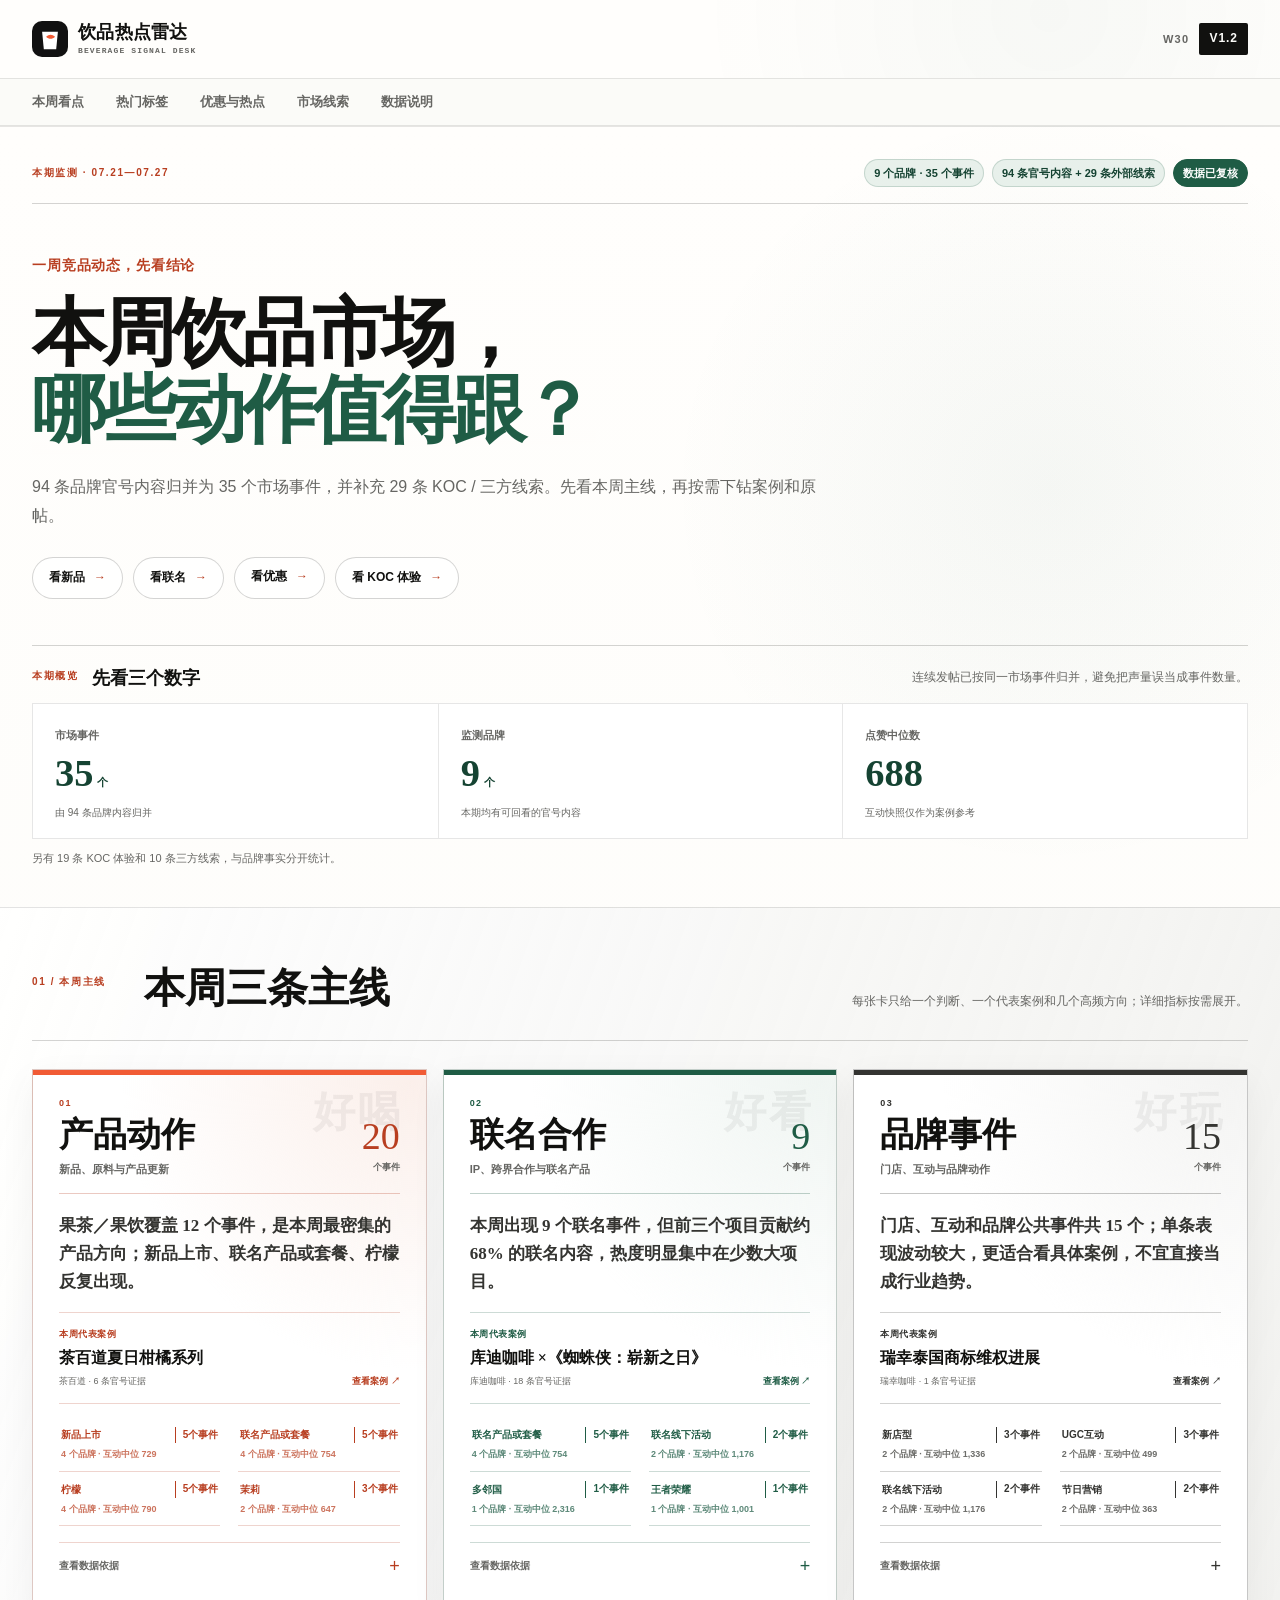
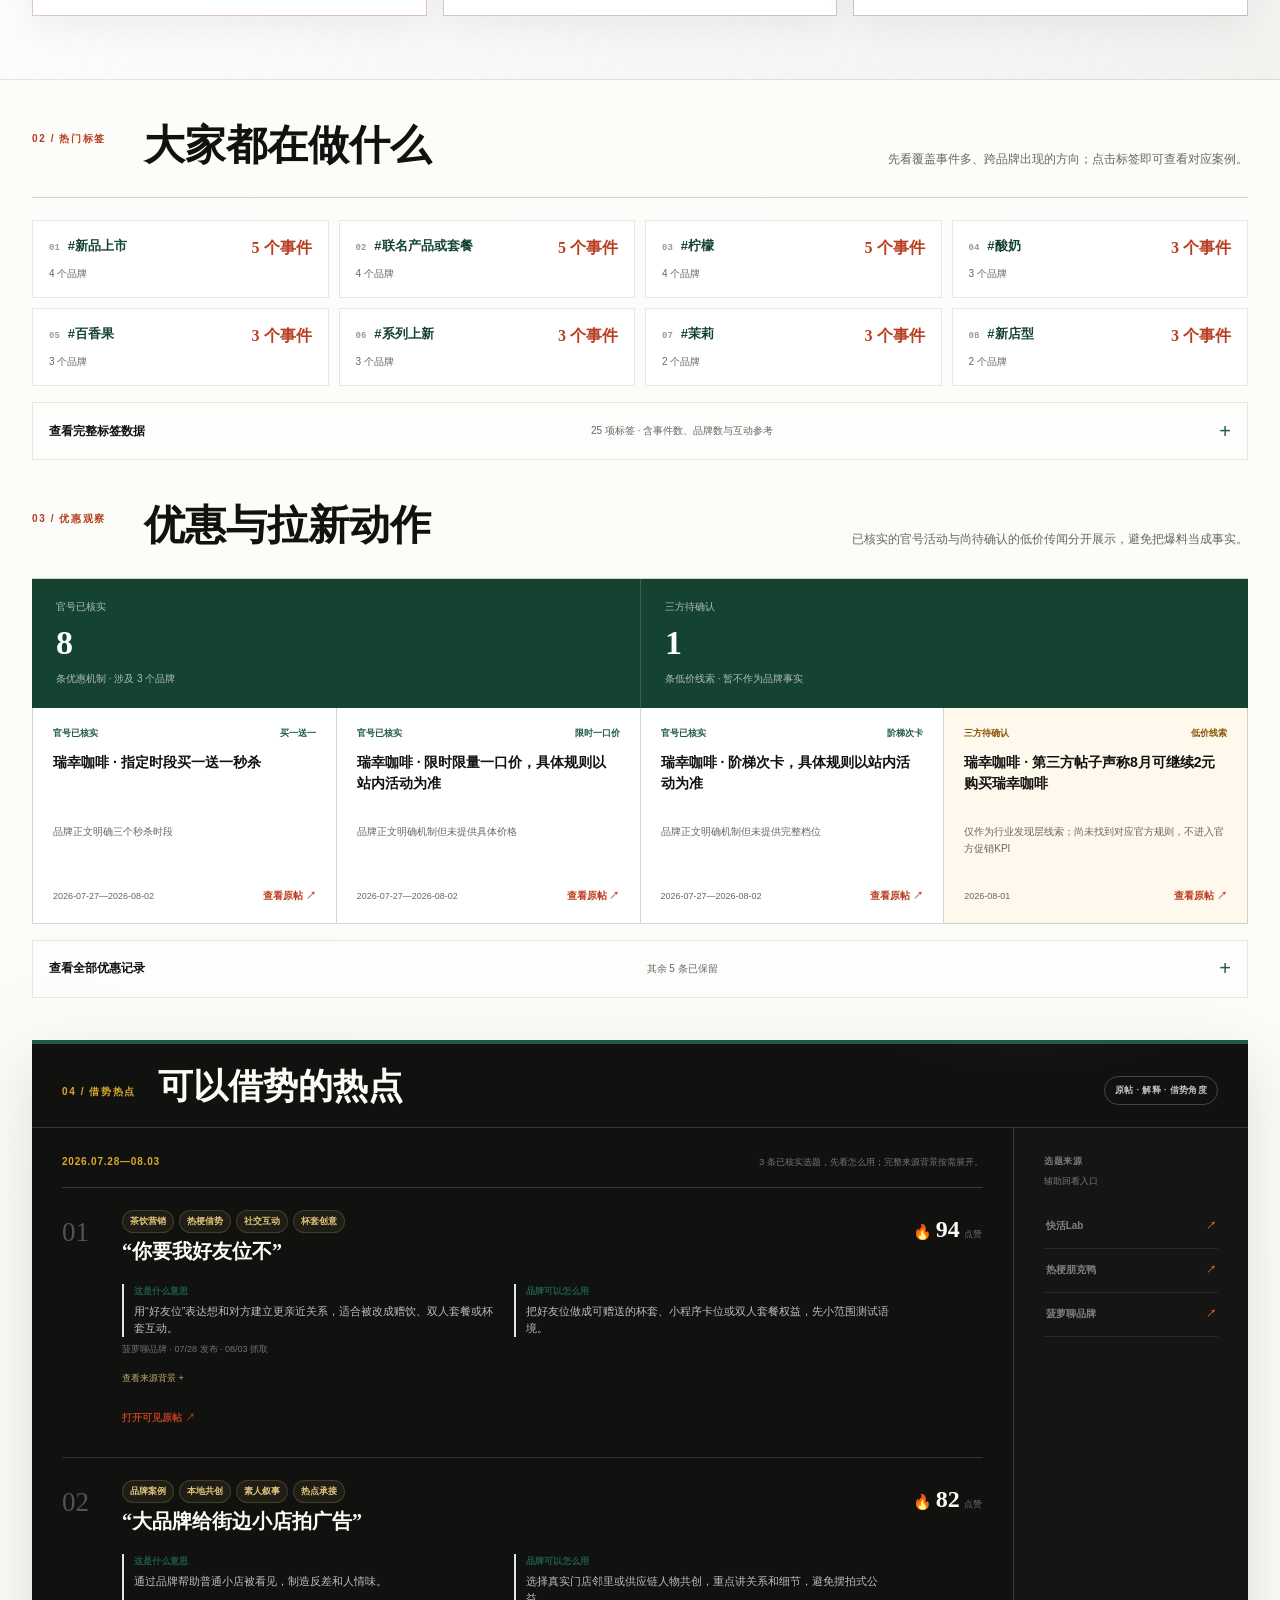
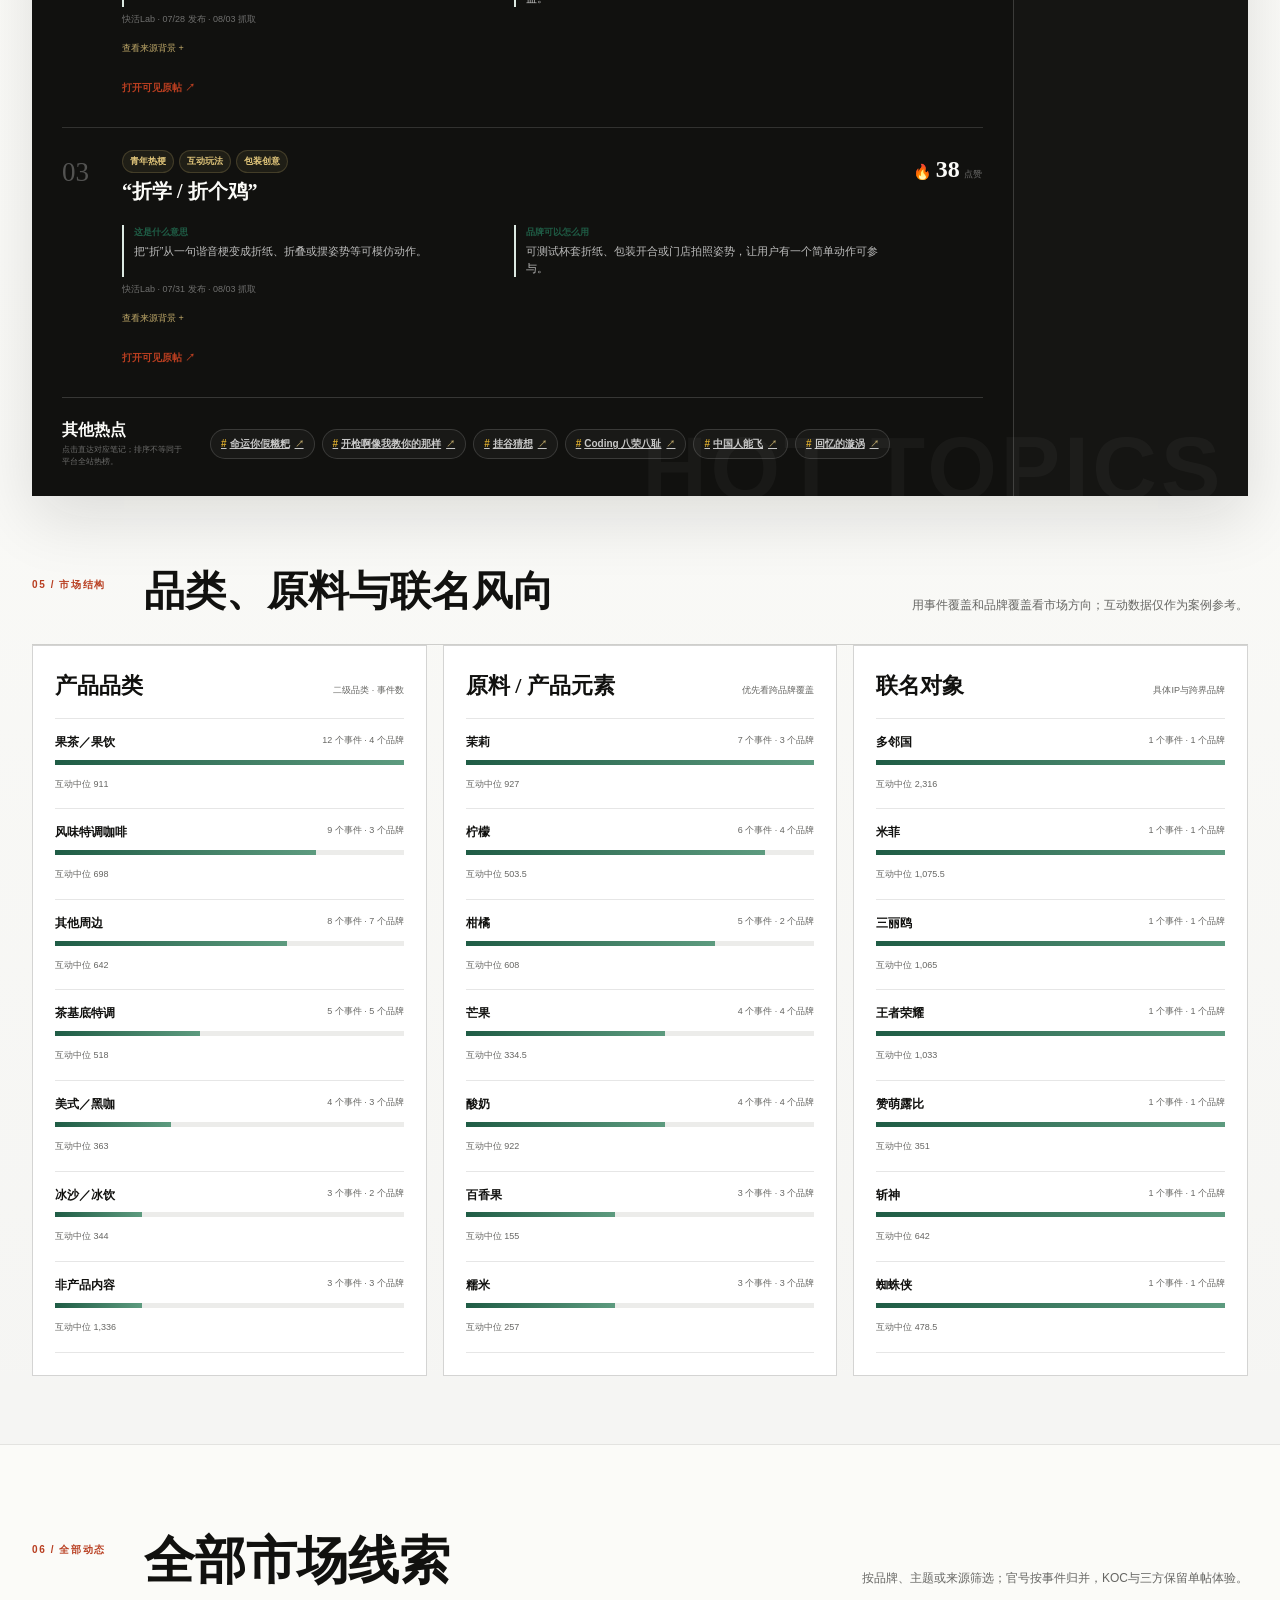
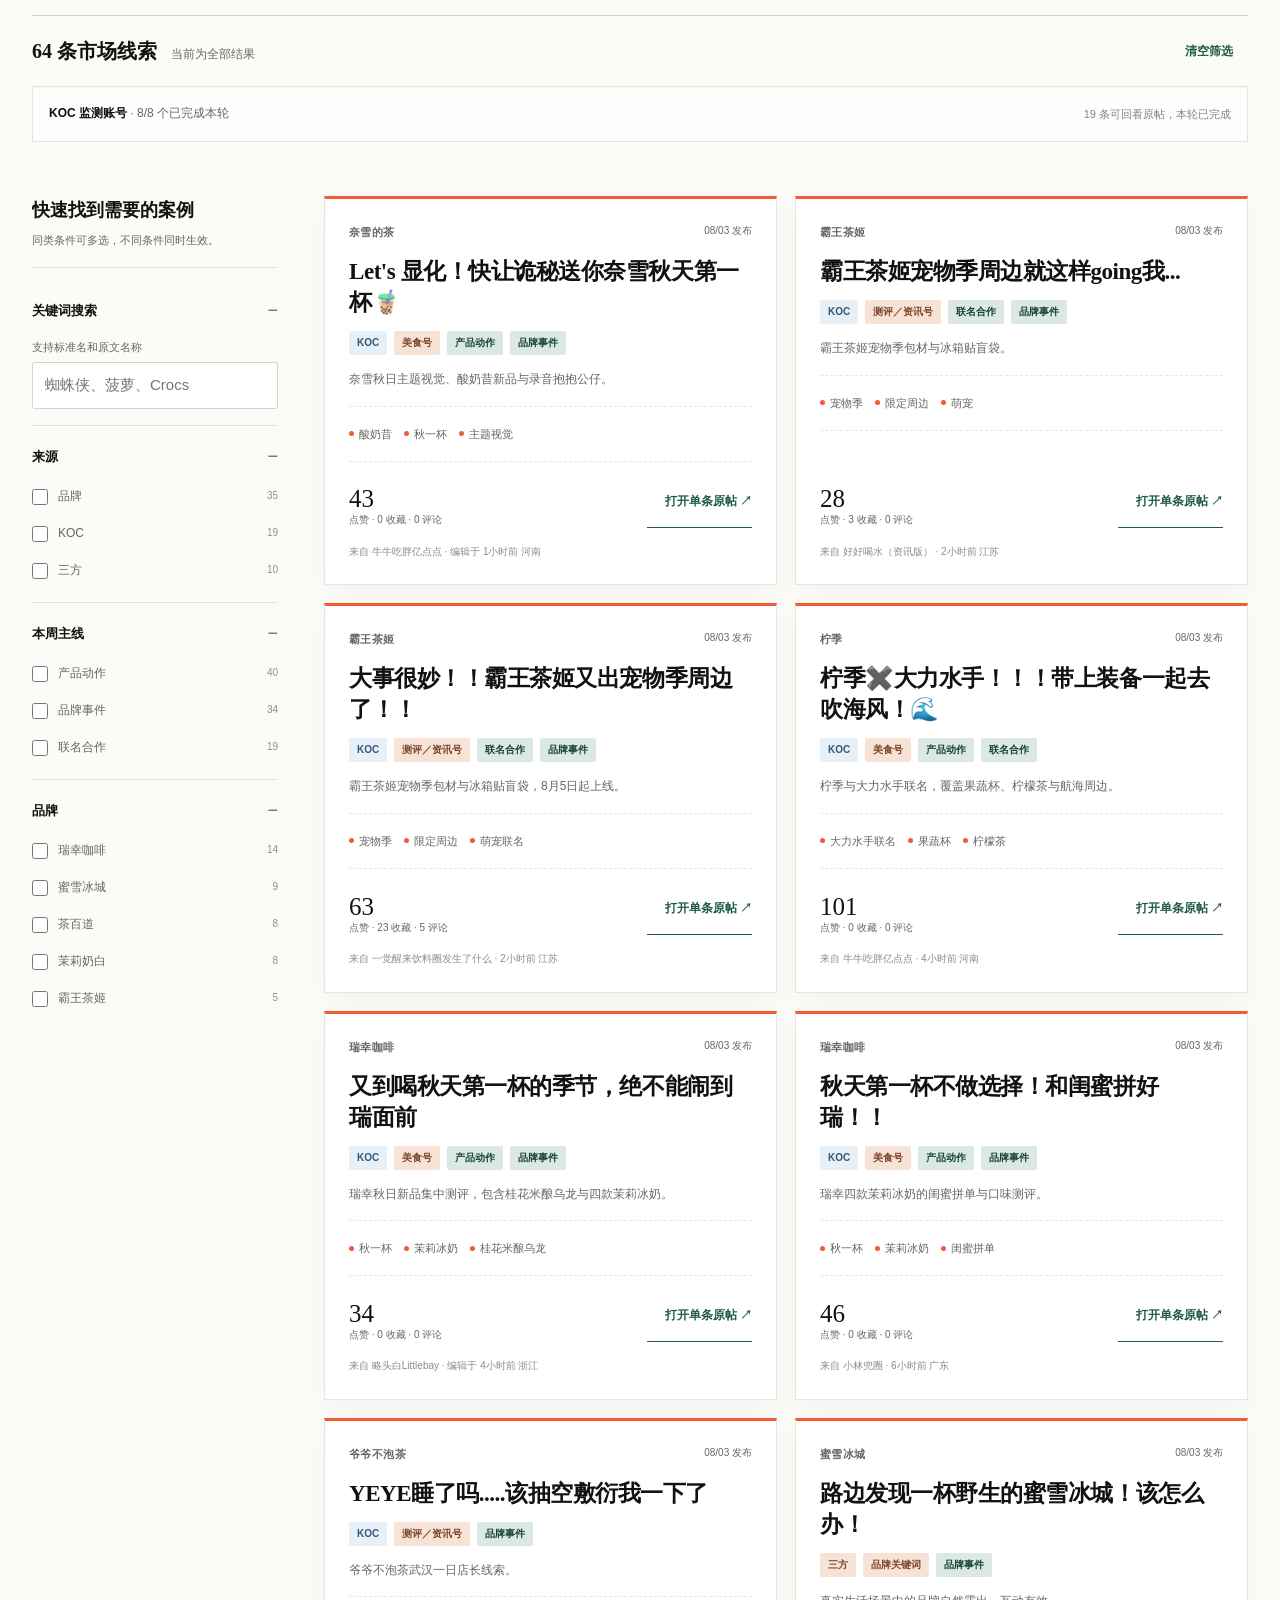
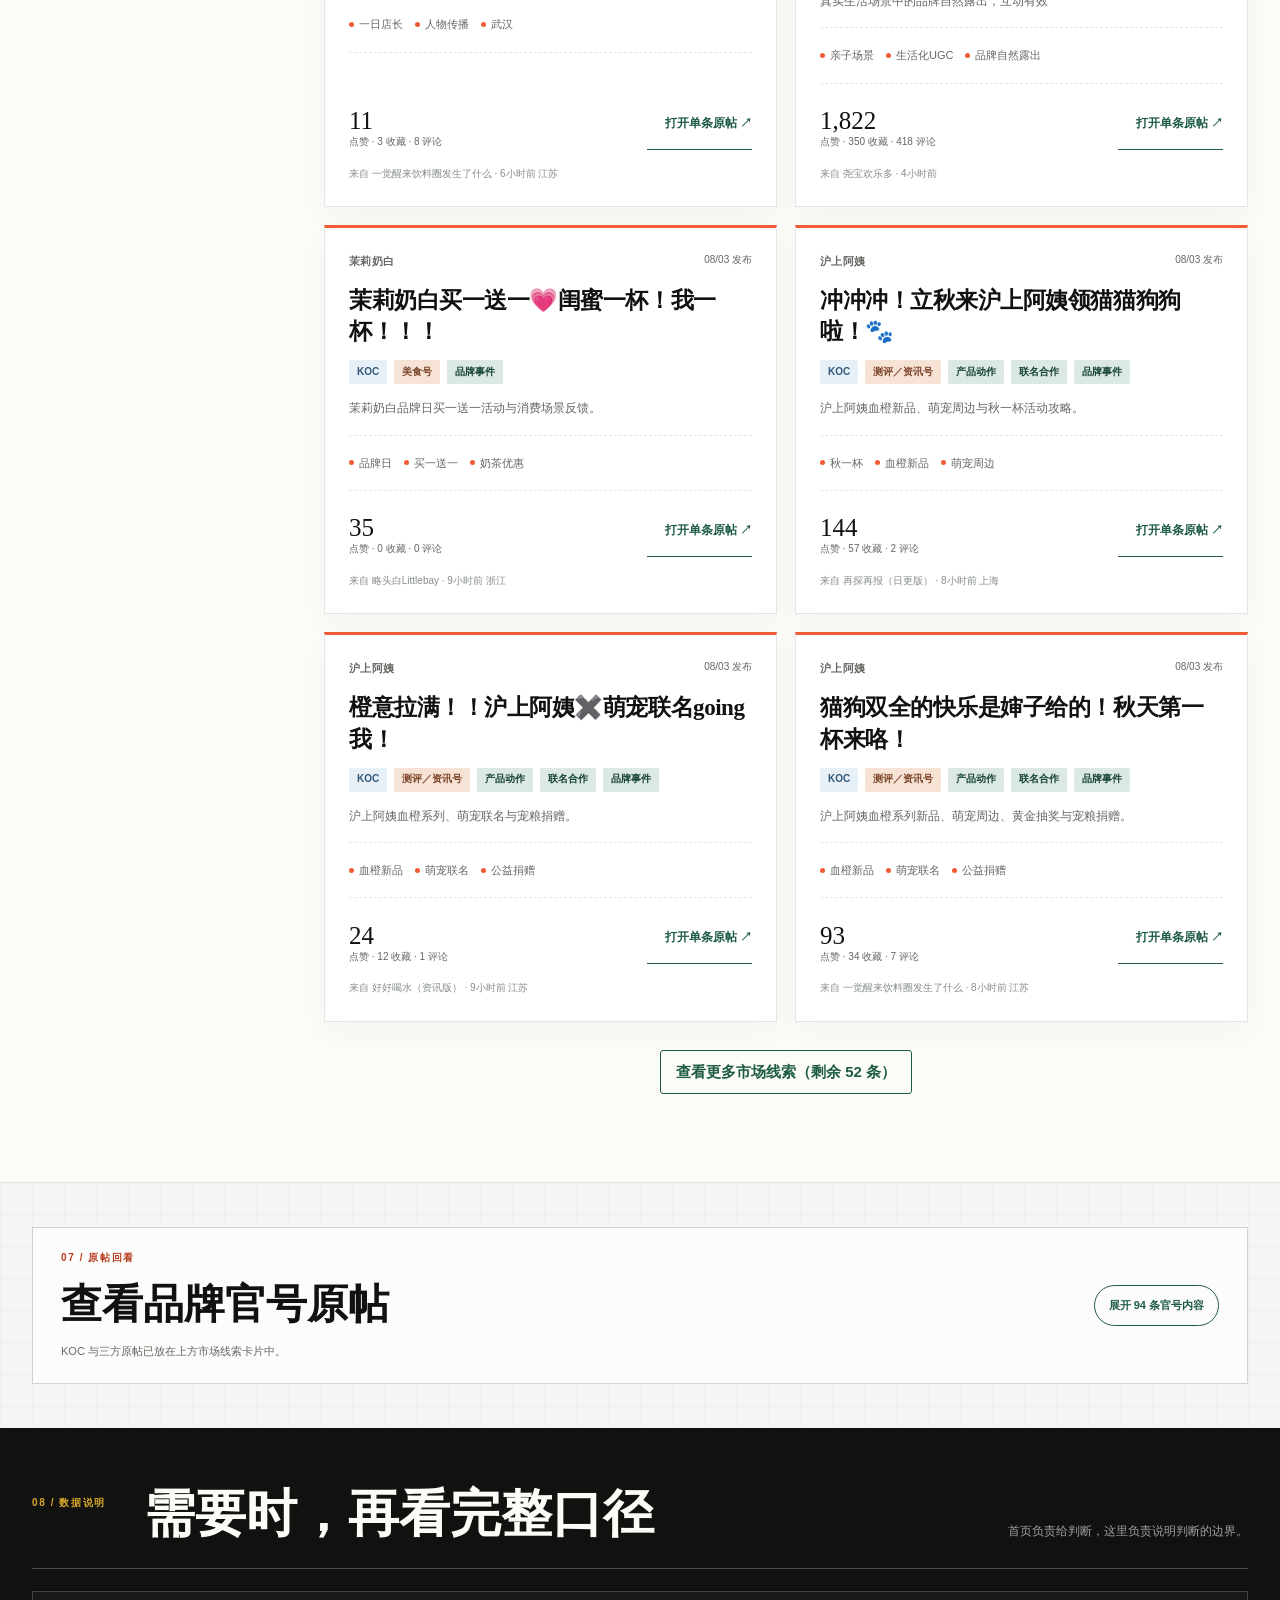
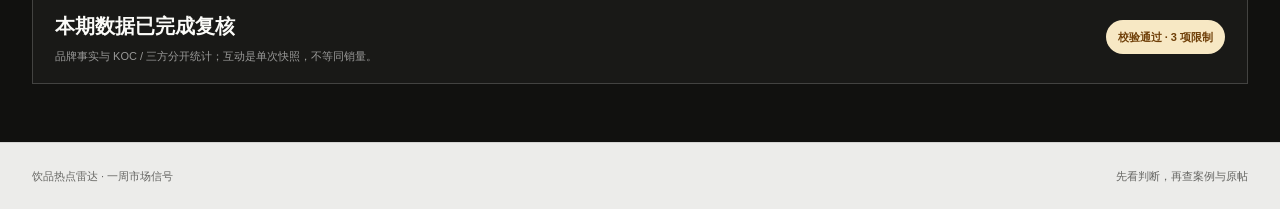
<file: index.html>
<!doctype html>
<html lang="zh-CN">
<head>
  <meta charset="utf-8">
  <meta name="viewport" content="width=device-width, initial-scale=1">
  <meta name="color-scheme" content="light">
  <meta name="theme-color" content="#fffefc">
  <meta name="description" content="饮品热点雷达 V1.2：先看一周市场主线，再按新品、联名、促销、KOC与原帖证据继续查找。">
  <title>饮品热点雷达 V1.2 · 本周市场信号</title>
  <link rel="icon" href="data:image/svg+xml,%3Csvg xmlns='http://www.w3.org/2000/svg' viewBox='0 0 64 64'%3E%3Crect width='64' height='64' rx='16' fill='%23111111'/%3E%3Cpath d='M18 19h28l-3 31H21z' fill='%23fff'/%3E%3Cpath d='M25 28c5-5 11-5 16 0-5 5-11 5-16 0Z' fill='%23f15b35'/%3E%3C/svg%3E">
  <link rel="stylesheet" href="./radar-v1-2.css">
  <script src="./radar-v1-2-data.js" defer></script>
  <script src="./radar-v1-2.js" defer></script>
</head>
<body>
  <a class="skip-link" href="#main">跳到主要内容</a>

  <header class="site-header">
    <div class="header-bar page-shell">
      <a class="brand-mark" href="#overview" aria-label="返回饮品热点雷达本周概览">
        <span class="radar-glyph beverage-cup-mark" aria-hidden="true">
          <svg viewBox="0 0 64 64" focusable="false">
            <path d="M18 19h28l-3 31H21z" fill="#fff"></path>
            <path d="M25 28c5-5 11-5 16 0-5 5-11 5-16 0Z" fill="#f15b35"></path>
          </svg>
        </span>
        <span>
          <strong>饮品热点雷达</strong>
          <small>BEVERAGE SIGNAL DESK</small>
        </span>
      </a>
      <div class="release-stamp" aria-label="当前版本">
        <span id="release-period">—</span>
        <strong id="release-version">V1.2</strong>
      </div>
    </div>

    <nav class="section-nav" aria-label="页面章节">
      <div class="page-shell nav-track">
        <a href="#core-themes">本周看点</a>
        <a href="#tag-metrics">热门标签</a>
        <a href="#promotion-watch">优惠与热点</a>
        <a href="#events">市场线索</a>
        <a href="#methodology">数据说明</a>
      </div>
    </nav>
  </header>

  <main id="main">
    <section id="overview" class="hero section">
      <div class="page-shell">
        <div class="scope-line" aria-label="本期数据范围">
          <span id="period-label" class="eyebrow">WEEKLY RESEARCH NOTE</span>
          <div class="scope-chips">
            <span id="scope-summary">— 个品牌 · — 个事件</span>
            <span id="scope-source">品牌官号 + KOC / 三方线索</span>
            <span class="scope-quality">数据已复核</span>
          </div>
        </div>

        <div class="hero-grid">
          <div class="hero-copy">
            <p class="kicker">一周竞品动态，先看结论</p>
            <h1>本周饮品市场，<span class="mobile-break" aria-hidden="true"></span><br><em>哪些动作值得跟？</em></h1>
            <p id="hero-lead" class="hero-lead">正在读取本期数据范围……</p>
            <div class="hero-actions" aria-label="快捷查看">
              <button type="button" data-apply-core-tag="product-new-launch" data-theme-id="product_action">看新品</button>
              <button type="button" data-apply-theme="collaboration">看联名</button>
              <a href="#promotion-watch">看优惠</a>
              <button type="button" data-apply-source="koc">看 KOC 体验</button>
            </div>
          </div>
        </div>

        <section class="bi-overview-section" aria-labelledby="bi-overview-heading">
          <div class="core-theme-heading">
            <div>
              <span class="section-index">本期概览</span>
              <h2 id="bi-overview-heading">先看三个数字</h2>
            </div>
            <p>连续发帖已按同一市场事件归并，避免把声量误当成事件数量。</p>
          </div>
          <div id="bi-overview-grid" class="bi-overview-grid"></div>
          <p id="bi-overview-note" class="bi-overview-note"></p>
        </section>

        <section id="core-themes" class="core-theme-section" aria-labelledby="core-theme-heading">
          <div class="core-theme-heading">
            <div>
              <span class="section-index">01 / 本周主线</span>
              <h2 id="core-theme-heading">本周三条主线</h2>
            </div>
            <p>每张卡只给一个判断、一个代表案例和几个高频方向；详细指标按需展开。</p>
          </div>

          <div id="theme-analysis-grid" class="theme-analysis-grid" aria-label="核心看点分析"></div>
        </section>

        <section id="tag-metrics" class="tag-metric-section" aria-labelledby="tag-metric-heading">
          <div class="core-theme-heading">
            <div>
              <span class="section-index">02 / 热门标签</span>
              <h2 id="tag-metric-heading">大家都在做什么</h2>
            </div>
            <p>先看覆盖事件多、跨品牌出现的方向；点击标签即可查看对应案例。</p>
          </div>
          <div id="popular-tag-list" class="popular-tag-list" aria-label="本周热门标签"></div>
          <details class="full-data-disclosure">
            <summary>
              <span>查看完整标签数据</span>
              <small>25 项标签 · 含事件数、品牌数与互动参考</small>
            </summary>
            <div id="tag-metric-table" class="tag-metric-table"></div>
          </details>
        </section>

        <section id="promotion-watch" class="promotion-watch" aria-labelledby="promotion-heading">
          <div class="core-theme-heading">
            <div>
              <span class="section-index">03 / 优惠观察</span>
              <h2 id="promotion-heading">优惠与拉新动作</h2>
            </div>
            <p>已核实的官号活动与尚待确认的低价传闻分开展示，避免把爆料当成事实。</p>
          </div>
          <div id="promotion-content"></div>
        </section>

        <section id="editorial-watch" class="editorial-watch" aria-labelledby="editorial-watch-heading">
          <div class="editorial-watch-heading">
            <div>
              <span class="section-index">04 / 借势热点</span>
              <h2 id="editorial-watch-heading">可以借势的热点</h2>
            </div>
            <span class="editorial-scope-badge">原帖 · 解释 · 借势角度</span>
          </div>
          <div id="editorial-watch-content" aria-live="polite"></div>
        </section>

        <section id="breakdowns" class="breakdown-section" aria-labelledby="breakdown-heading">
          <div class="core-theme-heading">
            <div>
              <span class="section-index">05 / 市场结构</span>
              <h2 id="breakdown-heading">品类、原料与联名风向</h2>
            </div>
            <p>用事件覆盖和品牌覆盖看市场方向；互动数据仅作为案例参考。</p>
          </div>
          <div id="breakdown-grid" class="breakdown-grid"></div>
        </section>
      </div>
    </section>

    <section id="events" class="section event-section">
      <div class="page-shell">
        <div class="section-title">
          <div>
            <span class="section-index">06 / 全部动态</span>
            <h2>全部市场线索</h2>
          </div>
          <p>按品牌、主题或来源筛选；官号按事件归并，KOC与三方保留单帖体验。</p>
        </div>

        <div class="event-toolbar">
          <div class="toolbar-summary">
            <strong id="event-result-count">— 条市场线索</strong>
            <span id="filter-summary">当前为全部结果</span>
          </div>
          <button id="mobile-filter-open" class="mobile-filter-button" type="button">
            筛选线索
            <span id="mobile-filter-count" aria-label="已选筛选数量">0</span>
          </button>
          <button class="text-button reset-filters" type="button">清空筛选</button>
        </div>

        <div id="source-coverage" class="source-coverage" aria-live="polite"></div>

        <div class="event-layout">
          <aside class="desktop-filter-panel" aria-label="市场线索筛选">
            <div class="filter-intro">
              <strong>快速找到需要的案例</strong>
              <p>同类条件可多选，不同条件同时生效。</p>
            </div>
            <div id="desktop-filters" class="filter-groups"></div>
          </aside>

          <div class="event-results">
            <div id="active-filter-chips" class="active-filter-chips" aria-live="polite"></div>
            <div id="event-list" class="event-list"></div>
            <button id="event-load-more" class="load-more" type="button">查看更多市场线索</button>
            <div id="event-empty" class="empty-state" hidden>
              <span aria-hidden="true">○</span>
              <h3>没有符合条件的市场线索</h3>
              <p>可以减少一个筛选条件，或清空后重新查看。</p>
              <button class="button reset-filters" type="button">清空筛选</button>
            </div>
          </div>
        </div>
      </div>
    </section>

    <section id="evidence" class="section evidence-section">
      <div class="page-shell">
        <details class="evidence-disclosure">
          <summary>
            <span>
              <small class="section-index">07 / 原帖回看</small>
              <strong>查看品牌官号原帖</strong>
              <em>KOC 与三方原帖已放在上方市场线索卡片中。</em>
            </span>
            <b>展开 94 条官号内容</b>
          </summary>
          <div class="evidence-body">
            <div class="evidence-toolbar">
              <label class="search-field">
                <span>搜索标题、品牌或线索</span>
                <input id="content-search" type="search" placeholder="例如：菠萝、蜘蛛侠、瑞幸" autocomplete="off">
              </label>
              <label class="select-field">
                <span>排序</span>
                <select id="content-sort">
                  <option value="latest">最新发布</option>
                  <option value="likes">点赞从高到低</option>
                  <option value="collects">收藏从高到低</option>
                  <option value="comments">评论从高到低</option>
                </select>
              </label>
              <p id="content-result-count" class="content-result-count"></p>
            </div>

            <div id="content-list" class="content-list"></div>
            <button id="content-load-more" class="load-more" type="button">继续查看</button>
          </div>
        </details>
      </div>
    </section>

    <section id="methodology" class="section methodology-section">
      <div class="page-shell">
        <div class="section-title light">
          <div>
            <span class="section-index">08 / 数据说明</span>
            <h2>需要时，再看完整口径</h2>
          </div>
          <p>首页负责给判断，这里负责说明判断的边界。</p>
        </div>

        <details class="methodology-disclosure">
          <summary>
            <span>
              <strong>本期数据已完成复核</strong>
              <small>品牌事实与 KOC / 三方分开统计；互动是单次快照，不等同销量。</small>
            </span>
            <span id="quality-badge" class="quality-badge">读取中</span>
          </summary>

          <section class="data-status-panel" aria-labelledby="data-status-heading">
            <div class="data-status-heading">
              <div>
                <span class="section-index">数据范围与质量</span>
                <h3 id="data-status-heading">本期数据状态</h3>
              </div>
            </div>
            <div id="data-status-content" class="data-status-content" aria-live="polite"></div>
          </section>

          <div class="method-grid">
            <article>
              <span>01</span>
              <h3>当前只代表监测样本</h3>
              <p id="method-scope">品牌事实、三方发现、KOC体验和编辑热点分层使用，只有品牌事实层进入正式事件 KPI。</p>
            </article>
            <article>
              <span>02</span>
              <h3>内容数不等于事件数</h3>
              <p>品牌可以为同一轮活动连续发布多条内容。页面默认按事件归并，内容只作为证据展开。</p>
            </article>
            <article>
              <span>03</span>
              <h3>互动只作案例参考</h3>
              <p id="method-engagement">点赞、收藏和评论只是不同暴露时长下的公开快照。缺少曝光与粉丝量时，不计算互动率。</p>
            </article>
            <article>
              <span>04</span>
              <h3>待复核不会被隐藏</h3>
              <p id="method-review">事件标签、迁移字段和实体关系的待复核项进入独立队列，并在质量状态中显示。</p>
            </article>
            <article>
              <span>05</span>
              <h3>趋势必须跨周期判断</h3>
              <p>至少 2 个同口径周期后才展示环比，至少 4 个周期后才允许输出趋势；当前只展示本周结构。</p>
            </article>
            <article>
              <span>06</span>
              <h3>完整数据仍可追溯</h3>
              <p>CSV 是事实来源，Excel 用于管理复核，网页读取同一份预计算数据；完整指标没有删除，只从主阅读路径收起。</p>
            </article>
          </div>

          <div class="method-footer">
            <p>数据版本 <strong>V1.2</strong> · 标签规则 <strong id="method-rule">—</strong></p>
            <p>更新于 <time id="generated-time">—</time></p>
          </div>
        </details>
      </div>
    </section>
  </main>

  <footer class="site-footer">
    <div class="page-shell">
      <span>饮品热点雷达 · 一周市场信号</span>
      <span>先看判断，再查案例与原帖</span>
    </div>
  </footer>

  <dialog id="event-dialog" class="event-dialog" aria-labelledby="dialog-title">
    <div class="dialog-shell">
      <button id="event-dialog-close" class="dialog-close" type="button" aria-label="关闭事件详情">×</button>
      <div id="event-dialog-content"></div>
    </div>
  </dialog>

  <dialog id="mobile-filter-dialog" class="mobile-filter-dialog" aria-labelledby="mobile-filter-title">
    <div class="mobile-filter-shell">
      <div class="mobile-filter-head">
        <div>
          <span class="section-index">筛选市场线索</span>
          <h2 id="mobile-filter-title">找到需要的案例</h2>
        </div>
        <button id="mobile-filter-close" class="dialog-close" type="button" aria-label="关闭筛选">×</button>
      </div>
      <p class="mobile-filter-rule">同类条件可多选，不同条件同时生效。</p>
      <div id="mobile-filters" class="filter-groups"></div>
      <div class="mobile-filter-actions">
        <button class="text-button reset-filters" type="button">清空</button>
        <button id="mobile-filter-apply" class="button" type="button">查看结果</button>
      </div>
    </div>
  </dialog>
</body>
</html>
</file>
<file: radar-v1-2.css>
:root {
  --paper: #f5f5f3;
  --paper-soft: #fbfbf8;
  --paper-deep: #ececea;
  --surface: #ffffff;
  --ink: #11110f;
  --ink-soft: #666663;
  --line: rgba(17, 17, 15, 0.1);
  --line-strong: rgba(17, 17, 15, 0.18);
  --leaf: #1f5c45;
  --leaf-dark: #154332;
  --leaf-pale: #dce9e2;
  --orange: #f15b35;
  --orange-ink: #b83e20;
  --orange-pale: #f6ddd4;
  --yellow: #d8a92d;
  --blue: #4d696c;
  --danger: #9f351f;
  --focus: #b83e20;
  --shadow: 0 18px 55px rgba(0, 0, 0, 0.07);
  --serif: "Songti SC", "STSong", "Noto Serif SC", "Source Han Serif SC", serif;
  --sans: "Avenir Next", -apple-system, BlinkMacSystemFont, "Segoe UI", "PingFang SC", "Hiragino Sans GB", "Microsoft YaHei", sans-serif;
  --mono: "SFMono-Regular", "Menlo", "Monaco", monospace;
  --max-width: 1380px;
}

* {
  box-sizing: border-box;
}

html {
  scroll-behavior: smooth;
  scroll-padding-top: 92px;
}

body {
  margin: 0;
  color: var(--ink);
  background:
    radial-gradient(circle at 84% 6%, rgba(31, 92, 69, 0.045), transparent 27rem),
    radial-gradient(circle at 4% 34%, rgba(241, 91, 53, 0.025), transparent 30rem),
    var(--paper);
  font-family: var(--sans);
  font-size: 15px;
  line-height: 1.65;
  overflow-wrap: anywhere;
}

body.dialog-open {
  overflow: hidden;
}

button,
input,
select {
  font: inherit;
}

button,
a,
input,
select,
summary {
  -webkit-tap-highlight-color: transparent;
}

a {
  color: inherit;
}

button {
  color: inherit;
}

:focus-visible {
  outline: 3px solid var(--focus);
  outline-offset: 3px;
}

.skip-link {
  position: fixed;
  z-index: 100;
  top: 10px;
  left: 10px;
  padding: 10px 14px;
  color: white;
  background: var(--ink);
  border-radius: 4px;
  transform: translateY(-150%);
}

.skip-link:focus {
  transform: translateY(0);
}

.page-shell {
  width: min(calc(100% - 64px), var(--max-width));
  margin-inline: auto;
}

.section {
  padding: 88px 0;
}

.site-header {
  position: relative;
  z-index: 20;
  background:
    radial-gradient(circle at 82% 10%, rgba(31, 92, 69, 0.035), transparent 22rem),
    rgba(255, 254, 252, 0.97);
  border-bottom: 1px solid var(--line);
}

.header-bar {
  min-height: 78px;
  display: flex;
  align-items: center;
  justify-content: space-between;
  gap: 24px;
}

.brand-mark {
  display: inline-flex;
  align-items: center;
  gap: 10px;
  color: inherit;
  text-decoration: none;
}

.brand-mark strong,
.brand-mark small {
  display: block;
}

.brand-mark strong {
  font-family: var(--sans);
  font-size: 18px;
  font-weight: 760;
  line-height: 1.1;
  letter-spacing: 0.015em;
}

.brand-mark small {
  margin-top: 4px;
  color: var(--ink-soft);
  font-family: var(--mono);
  font-size: 8px;
  font-weight: 650;
  line-height: 1;
  letter-spacing: 0.14em;
}

.radar-glyph {
  width: 36px;
  height: 36px;
  display: grid;
  flex: 0 0 auto;
  place-items: center;
  overflow: hidden;
  background: #111111;
  border: 0;
  border-radius: 10px;
}

.radar-glyph svg {
  display: block;
  width: 100%;
  height: 100%;
}

.release-stamp {
  display: flex;
  align-items: center;
  gap: 10px;
  font-variant-numeric: tabular-nums;
}

.release-stamp span {
  color: var(--ink-soft);
  font-size: 11px;
  font-weight: 700;
  letter-spacing: 0.12em;
}

.release-stamp strong {
  padding: 6px 10px;
  color: var(--paper-soft);
  background: var(--ink);
  border-radius: 2px;
  font-size: 12px;
  letter-spacing: 0.08em;
}

.section-nav {
  position: sticky;
  top: 0;
  z-index: 30;
  background: rgba(251, 251, 248, 0.95);
  border-top: 1px solid var(--line);
  border-bottom: 1px solid var(--line);
  backdrop-filter: blur(14px);
}

.nav-track {
  display: flex;
  align-items: center;
  gap: 32px;
  min-height: 46px;
  overflow-x: auto;
  scrollbar-width: none;
}

.nav-track::-webkit-scrollbar {
  display: none;
}

.nav-track a {
  flex: 0 0 auto;
  color: var(--ink-soft);
  font-size: 13px;
  font-weight: 650;
  text-decoration: none;
}

.nav-track a:hover,
.nav-track a:focus-visible {
  color: var(--orange-ink);
}

.hero {
  padding-top: 48px;
  padding-bottom: 0;
  overflow: hidden;
  background:
    radial-gradient(circle at 82% 8%, rgba(31, 92, 69, 0.045), transparent 24rem),
    linear-gradient(180deg, #fffefc 0%, rgba(251, 251, 248, 0.88) 72%, transparent 100%);
}

.scope-line {
  display: flex;
  align-items: center;
  justify-content: space-between;
  gap: 24px;
  padding-bottom: 22px;
  border-bottom: 1px solid var(--line-strong);
}

.eyebrow,
.section-index {
  color: var(--orange-ink);
  font-size: 10px;
  font-weight: 800;
  letter-spacing: 0.16em;
  text-transform: uppercase;
}

.scope-chips {
  display: flex;
  flex-wrap: wrap;
  justify-content: flex-end;
  gap: 8px;
}

.scope-chips span {
  padding: 4px 9px;
  color: var(--leaf-dark);
  background: rgba(220, 233, 226, 0.64);
  border: 1px solid rgba(31, 92, 69, 0.18);
  border-radius: 999px;
  font-size: 11px;
  font-weight: 650;
}

.hero-grid {
  display: grid;
  grid-template-columns: minmax(0, 1fr);
  align-items: center;
  padding: 64px 0 46px;
}

.hero-copy {
  max-width: 980px;
}

.kicker {
  margin: 0 0 18px;
  color: var(--orange-ink);
  font-size: 14px;
  font-weight: 800;
  letter-spacing: 0.06em;
}

.hero h1 {
  margin: 0;
  font-family: var(--serif);
  font-size: clamp(50px, 6.2vw, 90px);
  font-weight: 600;
  line-height: 1.04;
  letter-spacing: -0.055em;
}

.hero h1 em {
  position: relative;
  color: var(--leaf);
  font-style: normal;
}

.mobile-break {
  display: none;
}

.hero h1 em::after {
  content: "";
  position: absolute;
  right: -0.06em;
  bottom: 0.03em;
  left: 0;
  z-index: -1;
  height: 0.18em;
  background: var(--orange-pale);
  transform: rotate(-1.2deg);
}

.hero-lead {
  max-width: 740px;
  margin: 26px 0 0;
  color: var(--ink-soft);
  font-size: 16px;
  line-height: 1.85;
}

.core-theme-section {
  position: relative;
  z-index: 0;
  margin-top: 28px;
  padding: 66px 0 78px;
}

.core-theme-section::before {
  content: "";
  position: absolute;
  inset: 0 auto 0 50%;
  z-index: -1;
  width: 100vw;
  transform: translateX(-50%);
  background:
    linear-gradient(110deg, rgba(255, 255, 255, 0.9), rgba(236, 236, 234, 0.66)),
    var(--paper-soft);
  border-top: 1px solid var(--line);
  border-bottom: 1px solid var(--line);
}

.core-theme-heading,
.section-title {
  display: flex;
  align-items: flex-end;
  justify-content: space-between;
  gap: 24px;
}

.core-theme-heading {
  padding-bottom: 28px;
  border-bottom: 1px solid var(--line-strong);
}

.core-theme-heading > div,
.section-title > div {
  display: grid;
  grid-template-columns: 92px minmax(0, 1fr);
  align-items: end;
  gap: 20px;
}

.core-theme-heading .section-index,
.section-title .section-index {
  align-self: start;
  margin-top: 9px;
}

.core-theme-heading h2,
.section-title h2 {
  margin: 0;
  font-family: var(--serif);
  font-weight: 600;
}

.core-theme-heading h2 {
  font-size: clamp(30px, 3.2vw, 44px);
  line-height: 1.15;
}

.core-theme-heading p,
.section-title > p {
  max-width: 440px;
  margin: 0;
  color: var(--ink-soft);
  font-size: 12px;
  text-align: right;
}

.theme-tone-product_action,
.theme-tone-taste {
  --theme-accent: #b83e20;
  --theme-mark: #f15b35;
  --theme-wash: #f8e4dc;
}

.theme-tone-collaboration,
.theme-tone-visual {
  --theme-accent: #1f5c45;
  --theme-mark: #1f5c45;
  --theme-wash: #e5eee9;
}

.theme-tone-brand_event,
.theme-tone-play {
  --theme-accent: #343431;
  --theme-mark: #343431;
  --theme-wash: #ececea;
}

.theme-analysis-grid {
  display: grid;
  grid-template-columns: repeat(3, minmax(0, 1fr));
  align-items: stretch;
  gap: 20px;
  margin-top: 28px;
}

.theme-analysis-card {
  position: relative;
  display: flex;
  flex-direction: column;
  min-width: 0;
  min-height: 0;
  padding: 30px;
  overflow: hidden;
  background:
    radial-gradient(circle at 96% 2%, color-mix(in srgb, var(--theme-wash) 58%, transparent), transparent 18rem),
    var(--surface);
  border: 1px solid color-mix(in srgb, var(--theme-accent) 18%, var(--line));
  box-shadow: var(--shadow);
}

.theme-analysis-card::before {
  content: "";
  position: absolute;
  inset: 0 0 auto;
  height: 5px;
  background: var(--theme-mark, var(--theme-accent));
}

.theme-watermark {
  position: relative;
  z-index: 1;
  display: block;
  min-height: 56px;
  align-self: flex-end;
  color: rgba(17, 17, 15, 0.055);
  font-family: var(--sans);
  font-size: clamp(42px, 4.2vw, 60px);
  font-weight: 900;
  letter-spacing: 0.08em;
  line-height: 0.95;
  pointer-events: none;
  user-select: none;
  white-space: nowrap;
}

.theme-card-header,
.theme-analysis-copy,
.theme-featured-event,
.theme-tag-list {
  position: relative;
  z-index: 1;
}

.theme-card-filter {
  display: flex;
  width: 100%;
  min-height: 96px;
  align-items: flex-start;
  justify-content: space-between;
  gap: 18px;
  padding: 0 0 16px;
  color: var(--ink);
  background: transparent;
  border: 0;
  border-bottom: 1px solid color-mix(in srgb, var(--theme-accent) 28%, transparent);
  cursor: pointer;
  text-align: left;
  transition: color 180ms ease, border-color 180ms ease;
}

.theme-card-filter:hover,
.theme-card-filter:focus-visible,
.theme-card-filter[data-selected] {
  color: var(--theme-accent);
  border-bottom-color: var(--theme-accent);
}

.theme-card-heading {
  display: grid;
  min-width: 0;
  gap: 9px;
}

.theme-card-heading > span {
  display: grid;
  gap: 7px;
}

.theme-card-index {
  color: var(--theme-accent);
  font-size: 9px;
  font-weight: 850;
  letter-spacing: 0.16em;
}

.theme-card-title {
  display: block;
  font-family: var(--serif);
  font-size: 34px;
  font-weight: 600;
  line-height: 1;
}

.theme-card-heading > small {
  display: block;
  color: var(--ink-soft);
  font-size: 10px;
  font-weight: 650;
  line-height: 1.5;
}

.theme-card-count {
  flex: 0 0 auto;
  margin-top: 23px;
  color: var(--theme-accent);
  text-align: right;
}

.theme-card-count strong,
.theme-card-count small {
  display: block;
}

.theme-card-count strong {
  font-family: var(--serif);
  font-size: 38px;
  font-weight: 500;
  line-height: 0.9;
  font-variant-numeric: tabular-nums;
}

.theme-card-count small {
  margin-top: 7px;
  color: var(--ink-soft);
  font-size: 9px;
  font-weight: 750;
}

.theme-analysis-copy {
  display: grid;
  gap: 12px;
  margin: 26px 0 20px;
  color: #343431;
}

.theme-analysis-lead {
  font-family: var(--serif);
  font-size: 19px;
  font-weight: 650;
  line-height: 1.55;
}

.theme-analysis-copy p {
  margin: 0;
  color: var(--ink-soft);
  font-size: 12px;
  line-height: 1.75;
}

.theme-featured-event {
  display: grid;
  gap: 5px;
  width: 100%;
  min-height: 104px;
  padding: 16px 0;
  color: var(--ink);
  background: transparent;
  border: 0;
  border-top: 1px solid color-mix(in srgb, var(--theme-accent) 22%, transparent);
  border-bottom: 1px solid color-mix(in srgb, var(--theme-accent) 22%, transparent);
  cursor: pointer;
  text-align: left;
  transition: color 160ms ease, padding 160ms ease, background-color 160ms ease;
}

.theme-featured-event:hover,
.theme-featured-event:focus-visible {
  padding-inline: 10px;
  color: var(--theme-accent);
  background: color-mix(in srgb, var(--theme-wash) 46%, transparent);
}

.theme-featured-label {
  color: var(--theme-accent);
  font-size: 9px;
  font-weight: 820;
  letter-spacing: 0.06em;
}

.theme-featured-event > strong {
  font-family: var(--serif);
  font-size: 16px;
  font-weight: 650;
  line-height: 1.35;
}

.theme-featured-event > small {
  display: flex;
  justify-content: space-between;
  gap: 12px;
  color: var(--ink-soft);
  font-size: 9px;
}

.theme-featured-event > small b {
  flex: 0 0 auto;
  color: var(--theme-accent);
}

.theme-tag-list {
  display: grid;
  grid-template-columns: repeat(2, minmax(0, 1fr));
  gap: 0 18px;
  margin-top: 18px;
}

.theme-tag-list button {
  display: grid;
  width: 100%;
  min-width: 0;
  min-height: 58px;
  align-content: center;
  gap: 4px;
  padding: 9px 2px;
  color: var(--theme-accent);
  background: transparent;
  border: 0;
  border-bottom: 1px solid color-mix(in srgb, var(--theme-accent) 22%, transparent);
  border-radius: 0;
  cursor: pointer;
  font-size: 10px;
  font-weight: 750;
  text-align: left;
  transition: color 160ms ease, padding 160ms ease, background-color 160ms ease, border-color 160ms ease;
}

.theme-tag-main {
  display: grid;
  grid-template-columns: minmax(0, 1fr) auto;
  align-items: center;
  gap: 7px;
}

.theme-tag-main > span {
  min-width: 0;
  line-height: 1.35;
}

.theme-tag-main strong {
  padding-left: 7px;
  border-left: 1px solid currentColor;
  font-variant-numeric: tabular-nums;
  white-space: nowrap;
}

.theme-tag-list button > small {
  color: color-mix(in srgb, currentColor 72%, transparent);
  font-size: 9px;
  font-weight: 700;
  font-variant-numeric: tabular-nums;
}

.theme-tag-list button:hover,
.theme-tag-list button:focus-visible {
  padding-inline: 8px;
  color: var(--theme-accent);
  background: color-mix(in srgb, var(--theme-wash) 54%, transparent);
}

.theme-tag-list button[data-selected] {
  padding-inline: 8px;
  color: white;
  background: var(--theme-accent);
}

.core-theme-tag {
  color: var(--theme-accent);
  background: var(--theme-wash);
  border-color: color-mix(in srgb, var(--theme-accent) 34%, transparent);
}

.editorial-watch {
  position: relative;
  margin: 34px 0 72px;
  overflow: hidden;
  color: var(--paper-soft);
  background:
    radial-gradient(circle at 82% -35%, rgba(220, 233, 226, 0.16), transparent 25rem),
    var(--ink);
  border-top: 4px solid var(--leaf);
  box-shadow: 0 22px 60px rgba(17, 17, 15, 0.12);
}

.editorial-watch::after {
  content: "HOT TOPICS";
  position: absolute;
  right: 24px;
  bottom: -17px;
  color: rgba(255, 255, 255, 0.035);
  font-family: var(--sans);
  font-size: clamp(54px, 7vw, 94px);
  font-weight: 900;
  letter-spacing: 0.04em;
  line-height: 1;
  pointer-events: none;
  white-space: nowrap;
}

.editorial-watch-heading {
  position: relative;
  z-index: 1;
  display: flex;
  align-items: end;
  justify-content: space-between;
  gap: 24px;
  padding: 24px 30px 22px;
  border-bottom: 1px solid rgba(255, 255, 255, 0.16);
}

.editorial-watch-heading > div {
  display: flex;
  align-items: end;
  gap: 22px;
}

.editorial-watch-heading .section-index {
  margin-bottom: 5px;
  color: var(--yellow);
}

.editorial-watch-heading h2 {
  margin: 0;
  font-family: var(--serif);
  font-size: clamp(26px, 2.7vw, 38px);
  font-weight: 600;
  line-height: 1.08;
}

.editorial-scope-badge {
  flex: 0 0 auto;
  padding: 6px 10px;
  color: rgba(255, 255, 255, 0.72);
  border: 1px solid rgba(255, 255, 255, 0.22);
  border-radius: 999px;
  font-size: 9px;
  font-weight: 750;
  letter-spacing: 0.04em;
}

.editorial-watch-grid {
  position: relative;
  z-index: 1;
  display: grid;
  grid-template-columns: minmax(0, 1fr) minmax(210px, 0.24fr);
}

.editorial-topic-stage,
.editorial-source-panel {
  min-width: 0;
  padding: 26px 30px;
}

.editorial-source-panel {
  border-left: 1px solid rgba(255, 255, 255, 0.16);
  background: rgba(255, 255, 255, 0.018);
}

.editorial-ranking-note {
  display: flex;
  align-items: baseline;
  justify-content: space-between;
  gap: 18px;
  padding-bottom: 16px;
  border-bottom: 1px solid rgba(255, 255, 255, 0.16);
}

.editorial-ranking-note span {
  color: var(--yellow);
  font-size: 10px;
  font-weight: 850;
  letter-spacing: 0.08em;
}

.editorial-ranking-note p,
.editorial-source-panel > p {
  margin: 0;
  color: rgba(255, 255, 255, 0.42);
  font-size: 9px;
  line-height: 1.6;
}

.editorial-empty-state {
  display: grid;
  grid-template-columns: 10px minmax(0, 1fr);
  gap: 15px;
  align-items: start;
  min-height: 132px;
  padding-top: 24px;
}

.editorial-status-dot {
  width: 8px;
  height: 8px;
  margin-top: 9px;
  background: var(--orange);
  border-radius: 50%;
  box-shadow: 0 0 0 5px rgba(241, 91, 53, 0.12);
}

.editorial-empty-state strong {
  display: block;
  font-family: var(--serif);
  font-size: 19px;
  font-weight: 600;
}

.editorial-empty-state p {
  max-width: 520px;
  margin: 8px 0 0;
  color: rgba(255, 255, 255, 0.58);
  font-size: 11px;
  line-height: 1.7;
}

.editorial-mini-label {
  display: block;
  margin-bottom: 5px;
  color: rgba(255, 255, 255, 0.42);
  font-size: 9px;
  font-weight: 800;
  letter-spacing: 0.1em;
}

.editorial-source-links {
  display: grid;
  gap: 0;
  margin-top: 16px;
}

.editorial-source-links a,
.editorial-rank-item > a {
  text-decoration: none;
}

.editorial-source-links a {
  display: flex;
  min-height: 44px;
  align-items: center;
  justify-content: space-between;
  gap: 12px;
  padding: 8px 2px;
  color: rgba(255, 255, 255, 0.46);
  border-bottom: 1px solid rgba(255, 255, 255, 0.08);
  font-size: 10px;
  font-weight: 620;
  transition: color 160ms ease, background-color 160ms ease, border-color 160ms ease;
}

.editorial-source-links a:hover,
.editorial-source-links a:focus-visible {
  color: rgba(255, 255, 255, 0.82);
  border-color: rgba(220, 233, 226, 0.32);
}

.editorial-source-links i,
.editorial-rank-item i {
  color: var(--orange);
  font-style: normal;
}

.editorial-rank-list {
  margin: 0;
  padding: 0;
  list-style: none;
}

.editorial-rank-item + .editorial-rank-item {
  border-top: 1px solid rgba(255, 255, 255, 0.14);
}

.editorial-rank-item > a {
  display: grid;
  grid-template-columns: 44px minmax(0, 1fr) auto;
  gap: 18px;
  align-items: center;
  min-height: 116px;
  padding: 18px 0;
  color: var(--paper-soft);
  transition: background-color 160ms ease, padding 160ms ease;
}

.editorial-rank-item > a:hover,
.editorial-rank-item > a:focus-visible {
  padding-inline: 12px;
  background: rgba(255, 255, 255, 0.045);
}

.editorial-rank-number {
  color: rgba(255, 255, 255, 0.28);
  font-family: var(--serif);
  font-size: 27px;
  font-variant-numeric: tabular-nums;
}

.editorial-rank-body {
  display: grid;
  gap: 6px;
  min-width: 0;
}

.editorial-rank-body > strong {
  font-family: var(--serif);
  font-size: 20px;
  font-weight: 600;
  line-height: 1.28;
}

.editorial-topic-tags {
  display: flex;
  flex-wrap: wrap;
  gap: 5px;
}

.editorial-topic-tags span {
  padding: 3px 7px;
  color: rgba(255, 224, 138, 0.86);
  background: rgba(255, 224, 138, 0.06);
  border: 1px solid rgba(255, 224, 138, 0.16);
  border-radius: 999px;
  font-size: 9px;
  font-weight: 720;
}

.editorial-topic-angle,
.editorial-topic-meta {
  color: rgba(255, 255, 255, 0.58);
  font-size: 11px;
  line-height: 1.55;
}

.editorial-topic-meta {
  color: rgba(255, 255, 255, 0.4);
  font-size: 9px;
}

.editorial-topic-meta i {
  color: rgba(255, 224, 138, 0.78);
  font-style: normal;
  font-weight: 720;
}

.editorial-heat {
  display: flex;
  align-items: baseline;
  gap: 4px;
  min-width: 112px;
  color: var(--paper-soft);
  font-variant-numeric: tabular-nums;
  white-space: nowrap;
}

.editorial-heat strong {
  font-family: var(--serif);
  font-size: 24px;
  font-weight: 600;
}

.editorial-heat small {
  color: rgba(255, 255, 255, 0.4);
  font-size: 9px;
}

.editorial-other-hotspots {
  display: grid;
  grid-template-columns: 126px minmax(0, 1fr);
  gap: 22px;
  align-items: center;
  padding: 22px 0 2px;
  border-top: 1px solid rgba(255, 255, 255, 0.16);
}

.editorial-other-hotspots-copy h3 {
  margin: 0;
  color: var(--paper-soft);
  font-family: var(--serif);
  font-size: 16px;
  font-weight: 600;
  line-height: 1.2;
}

.editorial-other-hotspots-copy p {
  margin: 5px 0 0;
  color: rgba(255, 255, 255, 0.38);
  font-size: 8px;
  line-height: 1.5;
}

.editorial-other-hotspot-list {
  display: flex;
  flex-wrap: wrap;
  gap: 7px;
  min-width: 0;
  margin: 0;
  padding: 0;
  list-style: none;
}

.editorial-other-hotspot-chip {
  display: block;
}

.editorial-other-hotspot-chip a {
  display: inline-flex;
  align-items: center;
  min-height: 30px;
  padding: 6px 10px;
  color: rgba(255, 255, 255, 0.76);
  background: rgba(255, 255, 255, 0.035);
  border: 1px solid rgba(255, 255, 255, 0.14);
  border-radius: 999px;
  font-size: 10px;
  font-weight: 680;
  line-height: 1.25;
  white-space: nowrap;
  transition: color 160ms ease, background 160ms ease, border-color 160ms ease, transform 160ms ease;
}

.editorial-other-hotspot-chip a:hover,
.editorial-other-hotspot-chip a:focus-visible {
  color: #fff;
  background: rgba(255, 255, 255, 0.1);
  border-color: rgba(255, 224, 138, 0.58);
  transform: translateY(-1px);
}

.editorial-other-hotspot-chip .editorial-hotspot-hash {
  margin-right: 3px;
  color: var(--yellow);
  font-weight: 850;
}

.editorial-other-hotspot-chip i {
  margin-left: 5px;
  color: rgba(255, 224, 138, 0.68);
  font-size: 9px;
  font-style: normal;
}

.event-section {
  background: var(--paper-soft);
  border-top: 1px solid var(--line);
  border-bottom: 1px solid var(--line);
}

.section-title {
  padding-bottom: 26px;
  border-bottom: 1px solid var(--line-strong);
}

.section-title h2 {
  font-size: clamp(34px, 4vw, 52px);
  line-height: 1.1;
}

.event-toolbar {
  display: flex;
  align-items: center;
  gap: 18px;
  min-height: 72px;
  border-bottom: 1px solid var(--line);
}

.toolbar-summary {
  display: flex;
  align-items: baseline;
  gap: 14px;
  min-width: 0;
  margin-right: auto;
}

.toolbar-summary strong {
  font-family: var(--serif);
  font-size: 20px;
  font-weight: 600;
}

.toolbar-summary span {
  min-width: 0;
  overflow: hidden;
  color: var(--ink-soft);
  font-size: 12px;
  text-overflow: ellipsis;
  white-space: nowrap;
}

.text-button,
.button,
.mobile-filter-button,
.load-more {
  min-height: 44px;
  padding: 9px 15px;
  border: 0;
  cursor: pointer;
}

.text-button {
  color: var(--leaf);
  background: transparent;
  font-size: 12px;
  font-weight: 750;
}

.button {
  color: white;
  background: var(--leaf);
  border-radius: 3px;
  font-weight: 700;
}

.event-layout {
  display: grid;
  grid-template-columns: 258px minmax(0, 1fr);
  gap: 34px;
  padding-top: 32px;
}

.desktop-filter-panel {
  align-self: start;
  position: sticky;
  top: 68px;
  max-height: calc(100vh - 88px);
  overflow-y: auto;
  padding-right: 12px;
  scrollbar-width: thin;
}

.filter-intro {
  margin-bottom: 20px;
  padding-bottom: 18px;
  border-bottom: 1px solid var(--line);
}

.filter-intro strong {
  font-family: var(--serif);
  font-size: 18px;
}

.filter-intro p,
.mobile-filter-rule {
  margin: 5px 0 0;
  color: var(--ink-soft);
  font-size: 11px;
}

.filter-groups {
  display: grid;
  gap: 8px;
}

.filter-group {
  border-bottom: 1px solid var(--line);
}

.filter-group summary {
  display: flex;
  align-items: center;
  justify-content: space-between;
  gap: 10px;
  min-height: 46px;
  cursor: pointer;
  list-style: none;
  font-size: 13px;
  font-weight: 700;
}

.filter-group summary::-webkit-details-marker {
  display: none;
}

.filter-group summary::after {
  content: "+";
  color: var(--ink-soft);
  font-size: 18px;
  font-weight: 400;
}

.filter-group[open] summary::after {
  content: "−";
}

.filter-option-list {
  display: grid;
  gap: 7px;
  padding: 2px 0 16px;
}

.filter-option {
  display: grid;
  grid-template-columns: 18px minmax(0, 1fr) auto;
  gap: 8px;
  align-items: center;
  min-height: 30px;
  color: var(--ink-soft);
  cursor: pointer;
  font-size: 12px;
}

.filter-option input {
  width: 16px;
  height: 16px;
  margin: 0;
  accent-color: var(--leaf);
}

.filter-option span {
  min-width: 0;
}

.filter-option small {
  color: #8a918b;
  font-size: 10px;
  font-variant-numeric: tabular-nums;
}

.filter-search {
  display: grid;
  gap: 6px;
  padding: 4px 0 16px;
}

.filter-search span {
  color: var(--ink-soft);
  font-size: 11px;
}

.filter-search input,
.search-field input,
.select-field select {
  width: 100%;
  min-height: 44px;
  padding: 10px 12px;
  color: var(--ink);
  background: white;
  border: 1px solid var(--line-strong);
  border-radius: 3px;
}

.event-results {
  min-width: 0;
}

.source-coverage {
  margin: -2px 0 22px;
  border: 1px solid var(--line);
  background: rgba(255, 255, 255, 0.68);
}

.source-coverage summary {
  display: flex;
  align-items: center;
  justify-content: space-between;
  gap: 18px;
  min-height: 54px;
  padding: 10px 16px;
  cursor: pointer;
  list-style: none;
  color: var(--ink-soft);
  font-size: 12px;
}

.source-coverage summary::-webkit-details-marker {
  display: none;
}

.source-coverage summary strong {
  color: var(--ink);
}

.source-coverage summary small {
  color: #7f8781;
  font-size: 11px;
}

.source-coverage-list {
  display: grid;
  grid-template-columns: repeat(auto-fit, minmax(190px, 1fr));
  gap: 1px;
  padding: 1px;
  background: var(--line);
}

.source-coverage-list a {
  display: flex;
  align-items: center;
  justify-content: space-between;
  gap: 12px;
  min-width: 0;
  padding: 12px 14px;
  color: var(--ink);
  background: white;
  text-decoration: none;
}

.source-coverage-list a:hover {
  color: var(--leaf);
}

.source-coverage-list span {
  overflow: hidden;
  text-overflow: ellipsis;
  white-space: nowrap;
}

.source-coverage-list em {
  flex: none;
  color: var(--ink-soft);
  font-size: 10px;
  font-style: normal;
}

.active-filter-chips {
  display: flex;
  flex-wrap: wrap;
  gap: 7px;
  min-height: 0;
  margin-bottom: 14px;
}

.active-filter-chips:empty {
  display: none;
}

.active-chip {
  display: inline-flex;
  align-items: center;
  gap: 6px;
  min-height: 28px;
  padding: 4px 8px 4px 10px;
  color: var(--leaf-dark);
  background: var(--leaf-pale);
  border: 0;
  border-radius: 999px;
  cursor: pointer;
  font-size: 11px;
}

.active-chip i {
  font-style: normal;
  font-size: 15px;
  line-height: 1;
}

.event-list {
  display: grid;
  grid-template-columns: repeat(2, minmax(0, 1fr));
  gap: 18px;
}

.event-card {
  display: flex;
  min-width: 0;
  min-height: 330px;
  flex-direction: column;
  padding: 24px;
  background: white;
  border: 1px solid var(--line);
  box-shadow: 0 10px 30px rgba(0, 0, 0, 0.035);
  transition: transform 160ms ease, border-color 160ms ease, box-shadow 160ms ease;
}

.event-card:hover {
  border-color: rgba(31, 92, 69, 0.42);
  box-shadow: 0 16px 38px rgba(0, 0, 0, 0.07);
  transform: translateY(-2px);
}

.event-card-head {
  display: flex;
  align-items: start;
  justify-content: space-between;
  gap: 16px;
}

.event-brand {
  color: var(--ink-soft);
  font-size: 11px;
  font-weight: 750;
  letter-spacing: 0.04em;
}

.event-date {
  color: var(--ink-soft);
  font-size: 10px;
  font-variant-numeric: tabular-nums;
  white-space: nowrap;
}

.event-card h3 {
  margin: 15px 0 13px;
  font-family: var(--serif);
  font-size: 23px;
  font-weight: 600;
  line-height: 1.35;
  letter-spacing: -0.02em;
}

.event-action-line {
  display: flex;
  flex-wrap: wrap;
  gap: 7px;
}

.tag {
  display: inline-flex;
  align-items: center;
  min-height: 24px;
  padding: 3px 8px;
  color: var(--leaf-dark);
  background: var(--leaf-pale);
  border-radius: 2px;
  font-size: 10px;
  font-weight: 700;
}

.tag.secondary {
  color: #7c452b;
  background: #f7e3d5;
}

.tag.review {
  color: var(--danger);
  background: #f4ddd6;
}

.tag.verified {
  color: var(--leaf-dark);
  background: #e5ece3;
}

.event-entities {
  display: flex;
  flex-wrap: wrap;
  gap: 7px 12px;
  margin: 22px 0;
  padding: 18px 0;
  border-top: 1px dashed var(--line);
  border-bottom: 1px dashed var(--line);
}

.entity-token {
  display: inline-flex;
  align-items: center;
  gap: 5px;
  color: var(--ink-soft);
  font-size: 11px;
}

.entity-token::before {
  content: "";
  width: 5px;
  height: 5px;
  background: var(--orange);
  border-radius: 50%;
}

.event-card-foot {
  display: flex;
  align-items: end;
  justify-content: space-between;
  gap: 16px;
  margin-top: auto;
}

.event-evidence-count {
  display: grid;
  gap: 2px;
}

.event-evidence-count strong {
  font-family: var(--serif);
  font-size: 25px;
  font-weight: 500;
  line-height: 1;
}

.event-evidence-count span {
  color: var(--ink-soft);
  font-size: 10px;
}

.event-open {
  min-height: 44px;
  padding: 8px 0 5px 18px;
  color: var(--leaf);
  background: transparent;
  border: 0;
  border-bottom: 1px solid currentColor;
  cursor: pointer;
  font-size: 12px;
  font-weight: 750;
  text-decoration: none;
}

.source-signal-card {
  border-top: 3px solid var(--orange);
}

.source-signal-card .source-signal-summary {
  display: -webkit-box;
  overflow: hidden;
  margin: 14px 0 0;
  color: var(--ink-soft);
  font-size: 12px;
  line-height: 1.7;
  -webkit-box-orient: vertical;
  -webkit-line-clamp: 2;
}

.source-signal-card .event-entities {
  margin-top: 16px;
}

.source-signal-origin {
  margin: 16px 0 0;
  color: #858d87;
  font-size: 10px;
}

.source-metrics {
  min-width: 0;
}

.source-metrics span {
  line-height: 1.45;
}

.tag.source-third_party {
  color: #7c452b;
  background: #f7e3d5;
}

.tag.source-koc {
  color: #31587a;
  background: #e7f0f7;
}

.empty-state {
  padding: 80px 24px;
  text-align: center;
  border: 1px dashed var(--line-strong);
}

.empty-state > span {
  color: var(--orange);
  font-family: var(--serif);
  font-size: 64px;
}

.empty-state h3 {
  margin: 8px 0;
  font-family: var(--serif);
  font-size: 24px;
}

.empty-state p {
  margin: 0 0 20px;
  color: var(--ink-soft);
}

.mobile-filter-button {
  display: none;
  align-items: center;
  gap: 8px;
  color: white;
  background: var(--leaf);
  border-radius: 3px;
  font-weight: 700;
}

.mobile-filter-button span {
  display: grid;
  width: 20px;
  height: 20px;
  place-items: center;
  color: var(--leaf);
  background: white;
  border-radius: 50%;
  font-size: 10px;
}

.evidence-section {
  background:
    linear-gradient(rgba(17, 17, 15, 0.022) 1px, transparent 1px),
    linear-gradient(90deg, rgba(17, 17, 15, 0.022) 1px, transparent 1px),
    var(--paper);
  background-size: 32px 32px;
}

.evidence-toolbar {
  display: grid;
  grid-template-columns: minmax(240px, 1fr) 190px auto;
  gap: 14px;
  align-items: end;
  padding: 26px 0;
}

.search-field,
.select-field {
  display: grid;
  gap: 7px;
}

.search-field span,
.select-field span {
  color: var(--ink-soft);
  font-size: 11px;
  font-weight: 700;
}

.content-result-count {
  margin: 0 0 10px;
  color: var(--ink-soft);
  font-size: 11px;
  text-align: right;
}

.content-list {
  background: rgba(255, 255, 255, 0.78);
  border-top: 1px solid var(--line-strong);
}

.content-row {
  display: grid;
  grid-template-columns: 100px minmax(260px, 1.45fr) minmax(180px, 0.7fr) 90px 170px 44px;
  gap: 16px;
  align-items: center;
  padding: 18px 16px;
  border-bottom: 1px solid var(--line);
}

.content-row:hover {
  background: white;
}

.content-brand {
  font-size: 12px;
  font-weight: 750;
}

.content-main {
  min-width: 0;
}

.content-main h3 {
  margin: 0;
  overflow: hidden;
  font-size: 14px;
  font-weight: 650;
  line-height: 1.5;
  text-overflow: ellipsis;
  white-space: nowrap;
}

.content-main p {
  margin: 4px 0 0;
  color: var(--ink-soft);
  font-size: 10px;
}

.content-event {
  min-width: 0;
  color: var(--leaf);
  font-family: var(--serif);
  font-size: 13px;
  line-height: 1.45;
}

.content-date {
  color: var(--ink-soft);
  font-size: 10px;
  font-variant-numeric: tabular-nums;
}

.engagement {
  display: flex;
  gap: 13px;
}

.engagement span {
  display: grid;
  gap: 1px;
  color: var(--ink-soft);
  font-size: 9px;
  text-align: center;
}

.engagement strong {
  color: var(--ink);
  font-size: 12px;
  font-weight: 650;
  font-variant-numeric: tabular-nums;
}

.source-link {
  display: grid;
  width: 40px;
  height: 40px;
  place-items: center;
  color: var(--leaf);
  background: var(--leaf-pale);
  border-radius: 50%;
  font-size: 16px;
  text-decoration: none;
}

.load-more {
  display: block;
  min-width: 150px;
  margin: 28px auto 0;
  color: var(--leaf);
  background: transparent;
  border: 1px solid var(--leaf);
  border-radius: 3px;
  font-weight: 700;
}

.load-more[hidden] {
  display: none;
}

.methodology-section {
  color: var(--paper-soft);
  background: var(--ink);
}

.section-title.light {
  border-color: rgba(255, 255, 255, 0.25);
}

.section-title.light .section-index {
  color: var(--yellow);
}

.section-title.light > p {
  color: rgba(255, 255, 255, 0.6);
}

.method-grid {
  display: grid;
  grid-template-columns: repeat(3, minmax(0, 1fr));
  gap: 0;
  margin-top: 38px;
  border-top: 1px solid rgba(255, 255, 255, 0.2);
  border-left: 1px solid rgba(255, 255, 255, 0.2);
}

.method-grid article {
  min-height: 260px;
  padding: 28px;
  border-right: 1px solid rgba(255, 255, 255, 0.2);
  border-bottom: 1px solid rgba(255, 255, 255, 0.2);
}

.method-grid article > span {
  color: var(--orange-pale);
  font-family: var(--serif);
  font-size: 30px;
}

.method-grid h3 {
  margin: 38px 0 12px;
  font-family: var(--serif);
  font-size: 21px;
  font-weight: 500;
}

.method-grid p {
  margin: 0;
  color: rgba(255, 255, 255, 0.66);
  font-size: 13px;
}

.method-footer {
  display: flex;
  justify-content: space-between;
  gap: 20px;
  margin-top: 34px;
  color: rgba(255, 255, 255, 0.56);
  font-size: 11px;
}

.method-footer p {
  margin: 0;
}

.method-footer strong {
  color: white;
}

.site-footer {
  padding: 24px 0;
  color: var(--ink-soft);
  background: var(--paper-deep);
  border-top: 1px solid var(--line);
  font-size: 11px;
}

.site-footer .page-shell {
  display: flex;
  justify-content: space-between;
  gap: 24px;
}

dialog {
  padding: 0;
  border: 0;
}

dialog::backdrop {
  background: rgba(12, 20, 16, 0.68);
  backdrop-filter: blur(5px);
}

.event-dialog {
  width: min(900px, calc(100% - 36px));
  max-height: min(880px, calc(100vh - 36px));
  margin: auto;
  color: var(--ink);
  background: var(--paper-soft);
  box-shadow: 0 30px 90px rgba(0, 0, 0, 0.32);
}

.dialog-shell {
  position: relative;
  min-height: 100%;
  padding: 42px;
}

.dialog-close {
  display: grid;
  width: 44px;
  height: 44px;
  place-items: center;
  color: var(--ink);
  background: transparent;
  border: 1px solid var(--line-strong);
  border-radius: 50%;
  cursor: pointer;
  font-size: 24px;
  line-height: 1;
}

.event-dialog .dialog-close {
  position: sticky;
  z-index: 2;
  top: 0;
  float: right;
  background: var(--paper-soft);
}

.dialog-eyebrow {
  margin: 0 0 10px;
  color: var(--orange-ink);
  font-size: 10px;
  font-weight: 800;
  letter-spacing: 0.12em;
}

.event-dialog h2 {
  max-width: 720px;
  margin: 0;
  padding-right: 50px;
  font-family: var(--serif);
  font-size: clamp(30px, 5vw, 48px);
  font-weight: 600;
  line-height: 1.22;
}

.dialog-summary {
  max-width: 720px;
  margin: 22px 0;
  color: var(--ink-soft);
  font-size: 15px;
}

.dialog-facts {
  display: grid;
  grid-template-columns: repeat(4, minmax(0, 1fr));
  margin: 30px 0;
  border-top: 1px solid var(--line);
  border-bottom: 1px solid var(--line);
}

.dialog-facts div {
  min-width: 0;
  padding: 17px 14px;
}

.dialog-facts div + div {
  border-left: 1px solid var(--line);
}

.dialog-facts span,
.dialog-section h3 {
  color: var(--ink-soft);
  font-size: 10px;
  font-weight: 800;
  letter-spacing: 0.08em;
}

.dialog-facts strong {
  display: block;
  margin-top: 4px;
  font-family: var(--serif);
  font-size: 16px;
  font-weight: 600;
}

.dialog-section {
  margin-top: 34px;
}

.dialog-section h3 {
  margin: 0 0 14px;
  color: var(--leaf);
}

.dialog-entity-groups {
  display: grid;
  grid-template-columns: repeat(2, minmax(0, 1fr));
  gap: 12px;
}

.dialog-entity-group {
  padding: 15px;
  background: var(--paper);
  border: 1px solid var(--line);
}

.dialog-entity-group strong {
  display: block;
  margin-bottom: 8px;
  font-size: 11px;
}

.dialog-entity-group p {
  margin: 0;
  color: var(--ink-soft);
  font-size: 12px;
}

.evidence-stack {
  border-top: 1px solid var(--line-strong);
}

.dialog-evidence {
  display: grid;
  grid-template-columns: 92px minmax(0, 1fr) auto;
  gap: 16px;
  align-items: start;
  padding: 18px 0;
  border-bottom: 1px solid var(--line);
}

.dialog-evidence time {
  color: var(--ink-soft);
  font-size: 10px;
}

.dialog-evidence h4 {
  margin: 0;
  font-size: 13px;
  line-height: 1.5;
}

.dialog-evidence p {
  margin: 6px 0 0;
  color: var(--ink-soft);
  font-size: 10px;
}

.dialog-evidence a {
  display: grid;
  width: 40px;
  height: 40px;
  place-items: center;
  color: white;
  background: var(--leaf);
  border-radius: 50%;
  text-decoration: none;
}

.mobile-filter-dialog {
  width: min(520px, 100%);
  max-width: none;
  max-height: min(88vh, 760px);
  margin: auto auto 0;
  color: var(--ink);
  background: var(--paper-soft);
  border-radius: 18px 18px 0 0;
}

.mobile-filter-shell {
  padding: 22px 20px max(20px, env(safe-area-inset-bottom));
}

.mobile-filter-head {
  display: flex;
  align-items: start;
  justify-content: space-between;
  gap: 20px;
  padding-bottom: 16px;
  border-bottom: 1px solid var(--line);
}

.mobile-filter-head h2 {
  margin: 3px 0 0;
  font-family: var(--serif);
  font-size: 28px;
}

.mobile-filter-rule {
  margin: 14px 0 4px;
}

.mobile-filter-actions {
  position: sticky;
  bottom: 0;
  display: grid;
  grid-template-columns: 100px minmax(0, 1fr);
  gap: 10px;
  margin: 18px -4px -4px;
  padding: 12px 4px 4px;
  background: linear-gradient(transparent, var(--paper-soft) 22%);
}

@media (max-width: 1180px) {
  .event-list {
    grid-template-columns: 1fr;
  }

  .event-card {
    min-height: 290px;
  }

  .content-row {
    grid-template-columns: 88px minmax(220px, 1.4fr) minmax(170px, 0.7fr) 80px 155px 40px;
    gap: 12px;
  }
}

@media (max-width: 1024px) {
  .page-shell {
    width: min(calc(100% - 40px), var(--max-width));
  }

  .section {
    padding: 72px 0;
  }

  .hero {
    padding-bottom: 0;
  }

  .hero-grid {
    grid-template-columns: 1fr;
  }

  .theme-analysis-card {
    padding: 24px;
  }

  .editorial-watch-grid {
    grid-template-columns: minmax(0, 1fr) minmax(200px, 0.26fr);
  }

  .editorial-topic-stage,
  .editorial-source-panel {
    padding-inline: 22px;
  }

  .event-layout {
    grid-template-columns: 220px minmax(0, 1fr);
    gap: 24px;
  }

  .content-row {
    grid-template-columns: 88px minmax(220px, 1fr) minmax(150px, 0.65fr) 75px 42px;
  }

  .content-row .engagement {
    display: none;
  }

  .method-grid {
    grid-template-columns: repeat(2, minmax(0, 1fr));
  }
}

@media (max-width: 768px) {
  html {
    scroll-padding-top: 56px;
  }

  .page-shell {
    width: min(calc(100% - 30px), var(--max-width));
  }

  .site-header {
    position: static;
  }

  .header-bar {
    min-height: 68px;
  }

  .brand-mark strong {
    font-size: 18px;
  }

  .radar-glyph {
    width: 34px;
    height: 34px;
  }

  .release-stamp span {
    display: none;
  }

  .nav-track {
    gap: 24px;
    min-height: 44px;
  }

  .hero {
    padding-top: 36px;
    padding-bottom: 0;
  }

  .scope-line {
    display: grid;
    gap: 12px;
  }

  .scope-chips {
    justify-content: flex-start;
  }

  .hero-grid {
    grid-template-columns: 1fr;
    padding: 46px 0 30px;
  }

  .hero h1 {
    font-size: clamp(46px, 13vw, 72px);
  }

  .hero-lead {
    font-size: 15px;
  }

  .core-theme-heading,
  .section-title {
    display: grid;
    gap: 12px;
  }

  .core-theme-heading > div,
  .section-title > div {
    grid-template-columns: 1fr;
    gap: 4px;
  }

  .core-theme-heading .section-index,
  .section-title .section-index {
    margin-top: 0;
  }

  .core-theme-heading p,
  .section-title > p {
    text-align: left;
  }

  .theme-analysis-grid {
    grid-template-columns: 1fr;
  }

  .theme-analysis-card {
    min-height: 0;
  }

  .theme-analysis-copy {
    min-height: 0;
  }

  .editorial-watch-heading {
    display: grid;
    align-items: start;
    gap: 14px;
    padding: 22px;
  }

  .editorial-watch-heading > div {
    display: grid;
    align-items: start;
    gap: 5px;
  }

  .editorial-watch-heading .section-index {
    margin-bottom: 0;
  }

  .editorial-scope-badge {
    justify-self: start;
  }

  .editorial-watch-grid {
    grid-template-columns: 1fr;
  }

  .editorial-topic-stage,
  .editorial-source-panel {
    padding: 22px;
  }

  .editorial-source-panel {
    border-top: 1px solid rgba(255, 255, 255, 0.16);
    border-left: 0;
  }

  .editorial-source-links {
    grid-template-columns: repeat(3, minmax(0, 1fr));
  }

  .editorial-source-links a {
    min-height: 46px;
  }

  .editorial-rank-item > a {
    grid-template-columns: 38px minmax(0, 1fr) auto;
    gap: 14px;
  }

  .editorial-other-hotspots {
    grid-template-columns: 112px minmax(0, 1fr);
    gap: 16px;
  }

  .event-toolbar {
    position: sticky;
    z-index: 10;
    top: 44px;
    background: rgba(251, 251, 248, 0.96);
    backdrop-filter: blur(12px);
  }

  .toolbar-summary span,
  .event-toolbar > .reset-filters {
    display: none;
  }

  .mobile-filter-button {
    display: inline-flex;
  }

  .event-layout {
    display: block;
    padding-top: 20px;
  }

  .desktop-filter-panel {
    display: none;
  }

  .event-card {
    min-height: 0;
  }

  .evidence-toolbar {
    grid-template-columns: minmax(0, 1fr) 150px;
  }

  .content-result-count {
    grid-column: 1 / -1;
    margin: 0;
    text-align: left;
  }

  .content-row {
    grid-template-columns: minmax(0, 1fr) 42px;
    gap: 12px;
    padding: 18px 12px;
  }

  .content-brand,
  .content-main,
  .content-event,
  .content-date {
    grid-column: 1;
  }

  .content-brand {
    grid-row: 1;
  }

  .content-main {
    grid-row: 2;
  }

  .content-event {
    grid-row: 3;
  }

  .content-date {
    grid-row: 4;
  }

  .content-main h3 {
    white-space: normal;
  }

  .source-link {
    grid-column: 2;
    grid-row: 1 / 5;
    align-self: center;
  }

  .method-grid {
    grid-template-columns: 1fr;
  }

  .method-grid article {
    min-height: 0;
  }

  .method-grid h3 {
    margin-top: 24px;
  }

  .method-footer,
  .site-footer .page-shell {
    display: grid;
    gap: 8px;
  }

  .dialog-shell {
    padding: 28px 20px;
  }

  .dialog-facts {
    grid-template-columns: repeat(2, minmax(0, 1fr));
  }

  .dialog-facts div:nth-child(3) {
    border-left: 0;
    border-top: 1px solid var(--line);
  }

  .dialog-facts div:nth-child(4) {
    border-top: 1px solid var(--line);
  }
}

@media (max-width: 520px) {
  .section {
    padding: 58px 0;
  }

  .hero {
    padding-bottom: 0;
  }

  .brand-mark small {
    display: none;
  }

  .release-stamp strong {
    font-size: 10px;
  }

  .hero h1 {
    font-size: clamp(42px, 14vw, 60px);
  }

  .mobile-break {
    display: block;
  }

  .kicker {
    font-size: 13px;
  }

  .scope-chips {
    gap: 6px;
  }

  .scope-chips span {
    padding: 3px 7px;
    font-size: 10px;
  }

  .core-theme-section {
    margin-top: 20px;
    padding: 50px 0 58px;
  }

  .core-theme-heading h2 {
    font-size: 32px;
  }

  .theme-analysis-card {
    padding: 24px 20px;
  }

  .theme-card-title {
    font-size: 30px;
  }

  .theme-watermark {
    min-height: 50px;
    font-size: 50px;
  }

  .theme-analysis-copy {
    margin-top: 24px;
  }

  .theme-analysis-lead {
    font-size: 18px;
  }

  .theme-featured-event > strong {
    font-size: 15px;
  }

  .editorial-watch {
    margin: 26px 0 58px;
  }

  .editorial-watch-heading h2 {
    font-size: 30px;
  }

  .editorial-ranking-note {
    display: grid;
    gap: 5px;
  }

  .editorial-rank-item > a {
    grid-template-columns: 30px minmax(0, 1fr);
    gap: 12px;
    min-height: 0;
    padding-block: 18px;
  }

  .editorial-rank-number {
    align-self: start;
    font-size: 22px;
  }

  .editorial-heat {
    grid-column: 2;
    min-width: 0;
  }

  .editorial-heat strong {
    font-size: 21px;
  }

  .editorial-other-hotspots {
    grid-template-columns: 1fr;
    gap: 12px;
    padding-top: 20px;
  }

  .editorial-other-hotspots-copy p {
    max-width: 290px;
  }

  .editorial-other-hotspot-chip a {
    min-height: 32px;
    white-space: normal;
  }

  .editorial-source-links {
    grid-template-columns: 1fr;
  }

  .editorial-source-links a {
    min-height: 48px;
  }

  .section-title h2 {
    font-size: 36px;
  }

  .event-toolbar {
    gap: 8px;
  }

  .toolbar-summary strong {
    font-size: 17px;
  }

  .mobile-filter-button {
    padding-inline: 11px;
    font-size: 12px;
  }

  .event-card {
    padding: 20px 18px;
  }

  .event-card h3 {
    font-size: 21px;
  }

  .event-entities {
    margin: 18px 0;
    padding: 14px 0;
  }

  .evidence-toolbar {
    grid-template-columns: 1fr;
  }

  .content-result-count {
    grid-column: auto;
  }

  .event-dialog {
    width: 100%;
    max-height: 100vh;
    height: 100vh;
  }

  .event-dialog h2 {
    padding-right: 36px;
    font-size: 31px;
  }

  .dialog-facts {
    grid-template-columns: 1fr;
  }

  .dialog-facts div + div,
  .dialog-facts div:nth-child(3),
  .dialog-facts div:nth-child(4) {
    border-top: 1px solid var(--line);
    border-left: 0;
  }

  .dialog-entity-groups {
    grid-template-columns: 1fr;
  }

  .dialog-evidence {
    grid-template-columns: minmax(0, 1fr) 40px;
  }

  .dialog-evidence time {
    grid-column: 1 / -1;
  }

  .dialog-evidence a {
    grid-column: 2;
    grid-row: 2 / 4;
  }
}

@media (max-width: 360px) {
  .page-shell {
    width: min(calc(100% - 22px), var(--max-width));
  }

  .brand-mark {
    gap: 8px;
  }

  .brand-mark strong {
    font-size: 16px;
  }

  .radar-glyph {
    width: 30px;
    height: 30px;
  }

  .release-stamp {
    gap: 0;
  }

  .nav-track {
    gap: 20px;
  }

  .hero h1 {
    font-size: 41px;
  }

  .theme-card-filter {
    gap: 12px;
  }

  .theme-card-title {
    font-size: 27px;
  }

  .theme-card-count strong {
    font-size: 34px;
  }

  .theme-tag-list {
    grid-template-columns: repeat(2, minmax(0, 1fr));
    gap-inline: 12px;
  }

  .toolbar-summary span {
    display: none;
  }

  .event-card-foot {
    gap: 8px;
  }

  .event-open {
    padding-left: 8px;
  }
}

@media (prefers-reduced-motion: reduce) {
  html {
    scroll-behavior: auto;
  }

  *,
  *::before,
  *::after {
    scroll-behavior: auto;
    transition-duration: 0.01ms !important;
    animation-duration: 0.01ms !important;
  }
}

/* V1.2 · BI 数据层 */
.data-status-panel,
.bi-overview-section,
.tag-metric-section,
.breakdown-section,
.promotion-watch {
  margin-top: 42px;
}

.data-status-panel {
  overflow: hidden;
  color: #f7f2e8;
  background: linear-gradient(135deg, #143c2e 0%, #1f5c45 72%, #2b6d54 100%);
  border: 1px solid rgba(255, 255, 255, 0.12);
  border-radius: 6px;
  box-shadow: var(--shadow);
}

.data-status-heading {
  min-height: 88px;
  padding: 20px 24px;
  display: flex;
  align-items: center;
  justify-content: space-between;
  gap: 20px;
  border-bottom: 1px solid rgba(255, 255, 255, 0.14);
}

.data-status-heading .section-index {
  color: rgba(255, 255, 255, 0.62);
}

.data-status-heading h2 {
  margin: 5px 0 0;
  font-family: var(--serif);
  font-size: 25px;
  line-height: 1.15;
}

.quality-badge {
  padding: 8px 12px;
  color: #164533;
  background: #e7f2eb;
  border-radius: 999px;
  font-size: 11px;
  font-weight: 760;
  white-space: nowrap;
}

.quality-badge.has-warning {
  color: #6f3f08;
  background: #f7e8c4;
}

.data-status-content {
  display: grid;
  grid-template-columns: repeat(5, minmax(0, 1fr));
}

.data-status-content > div {
  min-width: 0;
  padding: 20px 22px 22px;
}

.data-status-content > div + div {
  border-left: 1px solid rgba(255, 255, 255, 0.12);
}

.data-status-content span,
.data-status-content strong,
.data-status-content small {
  display: block;
}

.data-status-content span {
  color: rgba(255, 255, 255, 0.58);
  font-size: 10px;
  font-weight: 760;
  letter-spacing: 0.1em;
  text-transform: uppercase;
}

.data-status-content strong {
  margin-top: 7px;
  font-size: 15px;
  line-height: 1.35;
}

.data-status-content small {
  margin-top: 7px;
  color: rgba(255, 255, 255, 0.7);
  font-size: 11px;
  line-height: 1.55;
}

.bi-overview-grid {
  display: grid;
  grid-template-columns: repeat(6, minmax(0, 1fr));
  border: 1px solid var(--line-strong);
  background: var(--surface);
}

.bi-kpi-card {
  min-width: 0;
  padding: 22px 20px 20px;
}

.bi-kpi-card + .bi-kpi-card {
  border-left: 1px solid var(--line);
}

.bi-kpi-card > span {
  color: var(--ink-soft);
  font-size: 11px;
  font-weight: 720;
}

.bi-kpi-card > strong {
  margin-top: 8px;
  display: block;
  color: var(--leaf-dark);
  font-family: var(--serif);
  font-size: clamp(28px, 2.7vw, 42px);
  line-height: 1;
  font-variant-numeric: tabular-nums;
}

.bi-kpi-card > strong small {
  margin-left: 4px;
  font-family: var(--sans);
  font-size: 11px;
}

.bi-kpi-card p {
  margin: 12px 0 0;
  color: var(--ink-soft);
  font-size: 10px;
  line-height: 1.5;
}

.bi-overview-note {
  margin: 12px 0 0;
  color: var(--ink-soft);
  font-size: 11px;
}

.theme-metric-strip {
  margin: 20px 0 16px;
  display: grid;
  grid-template-columns: repeat(3, minmax(0, 1fr));
  border-top: 1px solid var(--line);
  border-bottom: 1px solid var(--line);
}

.theme-metric-strip > span {
  min-width: 0;
  padding: 10px 8px;
}

.theme-metric-strip small,
.theme-metric-strip strong {
  display: block;
}

.theme-metric-strip small {
  color: var(--ink-soft);
  font-size: 9px;
}

.theme-metric-strip strong {
  margin-top: 2px;
  font-size: 15px;
  font-variant-numeric: tabular-nums;
}

.theme-metric-strip .aux strong {
  color: var(--ink-soft);
}

.theme-evidence-points {
  margin: 0 0 18px;
  padding: 0;
  display: flex;
  flex-wrap: wrap;
  gap: 7px;
  list-style: none;
}

.theme-evidence-points li {
  padding: 4px 7px;
  color: var(--leaf-dark);
  background: var(--leaf-pale);
  border-radius: 3px;
  font-size: 9px;
  font-weight: 700;
}

.tag-metric-table {
  border: 1px solid var(--line-strong);
  background: var(--surface);
}

.tag-metric-row {
  width: 100%;
  min-height: 54px;
  padding: 0 16px;
  display: grid;
  grid-template-columns: minmax(150px, 1.35fr) minmax(110px, 1fr) repeat(6, minmax(62px, 0.62fr)) minmax(72px, 0.7fr);
  align-items: center;
  gap: 10px;
  color: inherit;
  text-align: left;
  background: transparent;
  border: 0;
  border-bottom: 1px solid var(--line);
  cursor: pointer;
}

.tag-metric-row:not(.tag-metric-head):hover {
  background: #f4f8f5;
}

.tag-metric-head {
  min-height: 42px;
  color: rgba(255, 255, 255, 0.72);
  background: var(--leaf-dark);
  border-bottom: 0;
  font-size: 10px;
  font-weight: 760;
  cursor: default;
}

.tag-metric-row strong,
.tag-metric-row span {
  min-width: 0;
  font-size: 11px;
  font-variant-numeric: tabular-nums;
}

.tag-metric-row strong {
  font-size: 13px;
}

.tag-metric-row strong small {
  margin-top: 2px;
  display: block;
  color: var(--ink-soft);
  font-size: 9px;
  font-weight: 500;
}

.sample-status {
  width: fit-content;
  padding: 3px 6px;
  color: var(--leaf-dark);
  background: var(--leaf-pale);
  border-radius: 3px;
}

.sample-status.small {
  color: #7b4b0a;
  background: #f7e8c4;
}

.breakdown-grid {
  display: grid;
  grid-template-columns: repeat(3, minmax(0, 1fr));
  gap: 16px;
}

.breakdown-panel {
  padding: 22px;
  background: var(--surface);
  border: 1px solid var(--line-strong);
}

.breakdown-panel header {
  padding-bottom: 14px;
  display: flex;
  align-items: baseline;
  justify-content: space-between;
  gap: 12px;
  border-bottom: 1px solid var(--line);
}

.breakdown-panel h3 {
  margin: 0;
  font-family: var(--serif);
  font-size: 22px;
}

.breakdown-panel header span {
  color: var(--ink-soft);
  font-size: 9px;
}

.breakdown-row {
  padding: 14px 0;
  border-bottom: 1px solid var(--line);
}

.breakdown-row > div:first-child {
  display: flex;
  justify-content: space-between;
  gap: 10px;
}

.breakdown-row strong {
  font-size: 12px;
}

.breakdown-row span,
.breakdown-row small {
  color: var(--ink-soft);
  font-size: 9px;
}

.breakdown-bar {
  height: 5px;
  margin: 7px 0 5px;
  overflow: hidden;
  background: var(--paper-deep);
}

.breakdown-bar i {
  height: 100%;
  display: block;
  background: linear-gradient(90deg, var(--leaf), #5d9b7f);
}

.promotion-summary {
  display: grid;
  grid-template-columns: 1fr 1fr;
  background: var(--leaf-dark);
}

.promotion-summary article {
  padding: 20px 24px;
  color: white;
}

.promotion-summary article + article {
  border-left: 1px solid rgba(255, 255, 255, 0.16);
}

.promotion-summary span,
.promotion-summary small {
  display: block;
  color: rgba(255, 255, 255, 0.65);
  font-size: 10px;
}

.promotion-summary strong {
  margin: 4px 8px 0 0;
  font-family: var(--serif);
  font-size: 34px;
}

.promotion-list {
  display: grid;
  grid-template-columns: repeat(3, minmax(0, 1fr));
  border-left: 1px solid var(--line-strong);
}

.promotion-card {
  min-width: 0;
  padding: 18px 20px;
  background: var(--surface);
  border-right: 1px solid var(--line-strong);
  border-bottom: 1px solid var(--line-strong);
}

.promotion-card.discovery {
  background: #fff8ed;
}

.promotion-card > div {
  display: flex;
  justify-content: space-between;
  gap: 10px;
  color: var(--leaf);
  font-size: 9px;
  font-weight: 760;
}

.promotion-card.discovery > div {
  color: #8a5609;
}

.promotion-card em {
  font-style: normal;
}

.promotion-card h3 {
  min-height: 44px;
  margin: 12px 0 8px;
  font-size: 14px;
  line-height: 1.5;
}

.promotion-card p {
  min-height: 36px;
  margin: 0;
  color: var(--ink-soft);
  font-size: 10px;
}

.promotion-card footer {
  margin-top: 14px;
  display: flex;
  align-items: center;
  justify-content: space-between;
  gap: 10px;
}

.promotion-card footer small {
  color: var(--ink-soft);
  font-size: 9px;
}

.promotion-card footer a,
.editorial-open-source {
  color: var(--orange-ink);
  font-size: 10px;
  font-weight: 760;
  text-decoration: none;
}

.editorial-explained-card {
  min-height: 180px;
  padding: 22px 0;
  display: grid;
  grid-template-columns: 42px minmax(0, 1fr) 70px;
  gap: 18px;
  border-bottom: 1px solid var(--line);
}

.editorial-explained-card .editorial-rank-number {
  align-self: start;
}

.hot-phrase {
  display: block;
  font-family: var(--serif);
  font-size: 23px;
  line-height: 1.3;
}

.editorial-topic-title {
  margin-top: 3px;
  display: block;
  color: var(--ink-soft);
  font-size: 9px;
}

.hotspot-explanation {
  margin: 14px 0 0;
  display: grid;
  grid-template-columns: repeat(3, minmax(0, 1fr));
  gap: 12px;
}

.hotspot-explanation div {
  padding-left: 10px;
  border-left: 2px solid var(--leaf-pale);
}

.hotspot-explanation dt {
  color: var(--leaf);
  font-size: 9px;
  font-weight: 760;
}

.hotspot-explanation dd {
  margin: 4px 0 0;
  color: var(--ink-soft);
  font-size: 10px;
  line-height: 1.55;
}

.hotspot-boundary {
  margin: 8px 0 0;
  color: var(--ink-soft);
  font-size: 9px;
}

.editorial-open-source {
  margin-top: 10px;
  display: inline-flex;
  min-height: 32px;
  align-items: center;
}

.dialog-metric-note {
  margin: 12px 0 0;
  padding: 10px 12px;
  color: var(--ink-soft);
  background: var(--paper-soft);
  border-left: 3px solid var(--leaf);
  font-size: 10px;
}

@media (max-width: 1100px) {
  .data-status-content,
  .bi-overview-grid {
    grid-template-columns: repeat(3, minmax(0, 1fr));
  }

  .data-status-content > div:nth-child(4),
  .bi-kpi-card:nth-child(4) {
    border-left: 0;
  }

  .data-status-content > div:nth-child(n + 4),
  .bi-kpi-card:nth-child(n + 4) {
    border-top: 1px solid rgba(255, 255, 255, 0.12);
  }

  .bi-kpi-card:nth-child(n + 4) {
    border-top-color: var(--line);
  }

  .promotion-list {
    grid-template-columns: repeat(2, minmax(0, 1fr));
  }

  .tag-metric-row {
    grid-template-columns: minmax(130px, 1.25fr) minmax(90px, 0.9fr) repeat(6, minmax(52px, 0.55fr)) minmax(62px, 0.65fr);
    padding-inline: 10px;
    gap: 7px;
  }
}

@media (max-width: 760px) {
  .data-status-heading,
  .core-theme-heading {
    align-items: flex-start;
  }

  .data-status-heading {
    padding: 18px;
  }

  .quality-badge {
    white-space: normal;
    text-align: center;
  }

  .data-status-content,
  .bi-overview-grid,
  .breakdown-grid,
  .promotion-summary,
  .promotion-list {
    grid-template-columns: 1fr;
  }

  .data-status-content > div + div,
  .promotion-summary article + article,
  .bi-kpi-card + .bi-kpi-card {
    border-top: 1px solid rgba(255, 255, 255, 0.12);
    border-left: 0;
  }

  .bi-kpi-card + .bi-kpi-card {
    border-top-color: var(--line);
  }

  .bi-kpi-card {
    padding: 16px 18px;
    display: grid;
    grid-template-columns: 1fr auto;
    gap: 4px 12px;
    align-items: center;
  }

  .bi-kpi-card > strong {
    grid-column: 2;
    grid-row: 1 / 3;
    font-size: 31px;
  }

  .bi-kpi-card p {
    margin: 0;
  }

  .tag-metric-table {
    border: 0;
    background: transparent;
  }

  .tag-metric-head {
    display: none;
  }

  .tag-metric-row:not(.tag-metric-head) {
    min-height: 0;
    margin-bottom: 10px;
    padding: 14px;
    display: grid;
    grid-template-columns: repeat(2, minmax(0, 1fr));
    gap: 10px 14px;
    background: var(--surface);
    border: 1px solid var(--line-strong);
  }

  .tag-metric-row [data-label]::before {
    content: attr(data-label);
    margin-right: 6px;
    color: var(--ink-soft);
    font-size: 8px;
    font-weight: 600;
  }

  .tag-metric-row > strong {
    grid-column: 1 / -1;
    font-size: 15px;
  }

  .tag-metric-row > strong::before {
    display: none;
  }

  .sample-status {
    width: auto;
  }

  .promotion-card h3,
  .promotion-card p {
    min-height: 0;
  }

  .editorial-explained-card {
    grid-template-columns: 30px minmax(0, 1fr);
    gap: 12px;
  }

  .editorial-explained-card .editorial-heat {
    grid-column: 2;
  }

  .hotspot-explanation {
    grid-template-columns: 1fr;
  }
}

/* V1.2 direct-link clarity: make every single-post entry visible as text, not only an arrow. */
.content-row {
  grid-template-columns: 100px minmax(260px, 1.45fr) minmax(180px, 0.7fr) 90px 170px 116px;
}

.source-link,
.dialog-evidence a {
  display: inline-flex;
  width: auto;
  min-width: 108px;
  height: 40px;
  padding: 0 14px;
  align-items: center;
  justify-content: center;
  border-radius: 999px;
  font-size: 11px;
  font-weight: 750;
  white-space: nowrap;
}

.dialog-evidence {
  grid-template-columns: 92px minmax(0, 1fr) 156px;
}

.dialog-evidence a {
  min-width: 156px;
}

@media (max-width: 1180px) {
  .content-row {
    grid-template-columns: 88px minmax(210px, 1.4fr) minmax(160px, 0.7fr) 76px 145px 112px;
  }
}

@media (max-width: 1024px) {
  .content-row {
    grid-template-columns: 82px minmax(210px, 1fr) minmax(140px, 0.65fr) 72px 112px;
  }
}

@media (max-width: 768px) {
  .content-row {
    grid-template-columns: minmax(0, 1fr) 112px;
  }
}

@media (max-width: 480px) {
  .dialog-evidence {
    grid-template-columns: 1fr;
  }

  .dialog-evidence a {
    grid-column: 1;
    grid-row: auto;
    justify-self: start;
  }
}

/* V1.2 · C 端阅读层：判断前置，完整指标与工程说明按需展开。 */
.hero {
  padding-top: 32px;
}

.scope-line {
  padding-bottom: 16px;
}

.scope-quality {
  color: #fff !important;
  background: var(--leaf) !important;
  border-color: var(--leaf) !important;
}

.hero-grid {
  padding: 50px 0 28px;
}

.hero h1 {
  max-width: 1040px;
  font-size: clamp(48px, 5.8vw, 82px);
}

.hero-lead {
  max-width: 800px;
  margin-top: 22px;
  font-size: 16px;
}

.hero-actions {
  display: flex;
  flex-wrap: wrap;
  gap: 10px;
  margin-top: 26px;
}

.hero-actions button,
.hero-actions a {
  min-height: 42px;
  padding: 9px 16px;
  color: var(--ink);
  background: rgba(255, 255, 255, 0.78);
  border: 1px solid var(--line-strong);
  border-radius: 999px;
  cursor: pointer;
  font-size: 12px;
  font-weight: 740;
  text-decoration: none;
  transition: color 160ms ease, background 160ms ease, border-color 160ms ease, transform 160ms ease;
}

.hero-actions button::after,
.hero-actions a::after {
  content: "→";
  margin-left: 9px;
  color: var(--orange-ink);
}

.hero-actions button:hover,
.hero-actions button:focus-visible,
.hero-actions a:hover,
.hero-actions a:focus-visible {
  color: #fff;
  background: var(--leaf);
  border-color: var(--leaf);
  transform: translateY(-1px);
}

.hero-actions button:hover::after,
.hero-actions button:focus-visible::after,
.hero-actions a:hover::after,
.hero-actions a:focus-visible::after {
  color: #fff;
}

.bi-overview-section {
  margin-top: 18px;
  padding: 22px 0 2px;
  border-top: 1px solid var(--line-strong);
}

.bi-overview-section .core-theme-heading {
  align-items: center;
  padding-bottom: 14px;
  border-bottom: 0;
}

.bi-overview-section .core-theme-heading > div {
  display: flex;
  align-items: baseline;
  gap: 14px;
}

.bi-overview-section .core-theme-heading .section-index {
  margin: 0;
}

.bi-overview-section .core-theme-heading h2 {
  font-family: var(--sans);
  font-size: 18px;
  font-weight: 760;
}

.bi-overview-grid {
  grid-template-columns: repeat(3, minmax(0, 1fr));
  border-color: var(--line);
}

.bi-kpi-card {
  padding: 18px 22px;
}

.bi-kpi-card > strong {
  font-size: clamp(30px, 3vw, 44px);
}

.bi-overview-note {
  margin-top: 10px;
}

.core-theme-section {
  margin-top: 38px;
  padding: 58px 0 64px;
}

.theme-analysis-grid {
  gap: 16px;
}

.theme-analysis-card {
  padding: 26px;
  box-shadow: 0 12px 34px rgba(17, 17, 15, 0.055);
}

.theme-watermark {
  position: absolute;
  top: 22px;
  right: 22px;
  min-height: 0;
  font-size: 42px;
}

.theme-card-filter {
  min-height: 78px;
}

.theme-card-heading > small {
  max-width: 210px;
  font-size: 11px;
}

.theme-analysis-copy {
  margin: 18px 0 16px;
}

.theme-analysis-lead {
  font-size: 17px;
  line-height: 1.65;
}

.theme-featured-event {
  min-height: 88px;
  padding-block: 14px;
}

.theme-tag-list {
  margin-top: 14px;
}

.theme-tag-list button {
  min-height: 54px;
}

.theme-data-details {
  margin-top: 16px;
  border-top: 1px solid color-mix(in srgb, var(--theme-accent) 22%, transparent);
}

.theme-data-details > summary {
  display: flex;
  min-height: 46px;
  align-items: center;
  justify-content: space-between;
  color: var(--ink-soft);
  cursor: pointer;
  font-size: 10px;
  font-weight: 720;
  list-style: none;
}

.theme-data-details > summary::-webkit-details-marker {
  display: none;
}

.theme-data-details > summary::after {
  content: "+";
  color: var(--theme-accent);
  font-size: 18px;
  font-weight: 400;
}

.theme-data-details[open] > summary::after {
  content: "−";
}

.theme-data-details > p {
  margin: 0 0 14px;
  color: var(--ink-soft);
  font-size: 10px;
  line-height: 1.6;
}

.popular-tag-list {
  display: grid;
  grid-template-columns: repeat(4, minmax(0, 1fr));
  gap: 10px;
  margin-top: 22px;
}

.popular-tag-button {
  display: grid;
  grid-template-columns: minmax(0, 1fr) auto;
  gap: 3px 12px;
  min-width: 0;
  min-height: 78px;
  padding: 14px 16px;
  color: var(--ink);
  background: var(--surface);
  border: 1px solid var(--line);
  cursor: pointer;
  text-align: left;
  transition: border-color 160ms ease, box-shadow 160ms ease, transform 160ms ease;
}

.popular-tag-button > span {
  min-width: 0;
  overflow: hidden;
  color: var(--leaf-dark);
  font-size: 13px;
  font-weight: 760;
  text-overflow: ellipsis;
  white-space: nowrap;
}

.popular-tag-button i {
  margin-right: 8px;
  color: #9a9a94;
  font-family: var(--mono);
  font-size: 9px;
  font-style: normal;
}

.popular-tag-button strong {
  color: var(--orange-ink);
  font-family: var(--serif);
  font-size: 16px;
  font-weight: 600;
  white-space: nowrap;
}

.popular-tag-button small {
  grid-column: 1 / -1;
  color: var(--ink-soft);
  font-size: 10px;
}

.popular-tag-button:hover,
.popular-tag-button:focus-visible,
.popular-tag-button[data-selected] {
  border-color: rgba(31, 92, 69, 0.5);
  box-shadow: 0 10px 24px rgba(31, 92, 69, 0.08);
  transform: translateY(-1px);
}

.full-data-disclosure {
  margin-top: 16px;
  border: 1px solid var(--line);
  background: rgba(255, 255, 255, 0.58);
}

.full-data-disclosure > summary {
  display: flex;
  min-height: 56px;
  align-items: center;
  justify-content: space-between;
  gap: 16px;
  padding: 10px 16px;
  color: var(--ink);
  cursor: pointer;
  list-style: none;
}

.full-data-disclosure > summary::-webkit-details-marker {
  display: none;
}

.full-data-disclosure > summary > span {
  font-size: 12px;
  font-weight: 740;
}

.full-data-disclosure > summary > small {
  color: var(--ink-soft);
  font-size: 10px;
}

.full-data-disclosure > summary::after {
  content: "+";
  color: var(--leaf);
  font-size: 20px;
}

.full-data-disclosure[open] > summary::after {
  content: "−";
}

.tag-metric-table {
  border-width: 1px 0 0;
}

.promotion-list {
  grid-template-columns: repeat(4, minmax(0, 1fr));
}

.promotion-card h3 {
  min-height: 64px;
}

.promotion-card p {
  min-height: 50px;
}

.promotion-more > .promotion-list {
  border-top: 1px solid var(--line);
}

.editorial-watch {
  margin-top: 42px;
}

.editorial-explained-card {
  min-height: 0;
}

.hotspot-explanation {
  grid-template-columns: repeat(2, minmax(0, 1fr));
}

.hotspot-explanation dd {
  color: rgba(255, 255, 255, 0.72);
  font-size: 11px;
}

.hotspot-context {
  margin-top: 8px;
  color: rgba(255, 255, 255, 0.46);
  font-size: 9px;
}

.hotspot-context > summary {
  width: fit-content;
  color: rgba(255, 224, 138, 0.74);
  cursor: pointer;
  list-style: none;
}

.hotspot-context > summary::-webkit-details-marker {
  display: none;
}

.hotspot-context > summary::after {
  content: " +";
}

.hotspot-context[open] > summary::after {
  content: " −";
}

.hotspot-context p {
  margin: 7px 0 0;
  line-height: 1.55;
}

.hotspot-context p strong {
  color: rgba(255, 255, 255, 0.62);
}

.breakdown-section {
  margin-bottom: 68px;
}

.evidence-section {
  padding: 44px 0;
}

.evidence-disclosure {
  background: rgba(255, 255, 255, 0.7);
  border: 1px solid var(--line-strong);
}

.evidence-disclosure > summary {
  display: flex;
  min-height: 112px;
  align-items: center;
  justify-content: space-between;
  gap: 28px;
  padding: 22px 28px;
  cursor: pointer;
  list-style: none;
}

.evidence-disclosure > summary::-webkit-details-marker {
  display: none;
}

.evidence-disclosure > summary > span {
  display: grid;
  gap: 4px;
}

.evidence-disclosure > summary strong {
  font-family: var(--serif);
  font-size: clamp(28px, 3.2vw, 42px);
  font-weight: 600;
}

.evidence-disclosure > summary em {
  color: var(--ink-soft);
  font-size: 11px;
  font-style: normal;
}

.evidence-disclosure > summary b {
  flex: 0 0 auto;
  padding: 10px 14px;
  color: var(--leaf);
  border: 1px solid currentColor;
  border-radius: 999px;
  font-size: 11px;
}

.evidence-disclosure[open] > summary b::before {
  content: "收起 · ";
}

.evidence-body {
  padding: 0 28px 30px;
  border-top: 1px solid var(--line);
}

.methodology-section {
  padding: 58px 0;
}

.methodology-disclosure {
  margin-top: 22px;
  border: 1px solid rgba(255, 255, 255, 0.18);
  background: rgba(255, 255, 255, 0.035);
}

.methodology-disclosure > summary {
  display: flex;
  min-height: 86px;
  align-items: center;
  justify-content: space-between;
  gap: 22px;
  padding: 18px 22px;
  cursor: pointer;
  list-style: none;
}

.methodology-disclosure > summary::-webkit-details-marker {
  display: none;
}

.methodology-disclosure > summary > span:first-child {
  display: grid;
  gap: 4px;
}

.methodology-disclosure > summary strong {
  font-family: var(--serif);
  font-size: 20px;
}

.methodology-disclosure > summary small {
  color: rgba(255, 255, 255, 0.56);
  font-size: 11px;
}

.methodology-disclosure .data-status-panel {
  margin: 0 20px 20px;
}

.data-status-heading h3 {
  margin: 5px 0 0;
  font-family: var(--serif);
  font-size: 25px;
  line-height: 1.15;
}

.methodology-disclosure .method-grid,
.methodology-disclosure .method-footer {
  margin-inline: 20px;
}

.dialog-data-details {
  margin-top: 16px;
  border: 1px solid var(--line);
  background: var(--paper-soft);
}

.dialog-data-details > summary {
  min-height: 48px;
  padding: 12px 16px;
  color: var(--leaf);
  cursor: pointer;
  font-size: 11px;
  font-weight: 740;
  list-style: none;
}

.dialog-data-details > summary::-webkit-details-marker {
  display: none;
}

.dialog-data-details > summary::after {
  content: " +";
}

.dialog-data-details[open] > summary::after {
  content: " −";
}

.dialog-metric-facts {
  border-top: 1px solid var(--line);
}

.dialog-data-details .dialog-metric-note {
  margin: 0 14px 14px;
}

@media (max-width: 1100px) {
  .popular-tag-list,
  .promotion-list {
    grid-template-columns: repeat(2, minmax(0, 1fr));
  }
}

@media (max-width: 760px) {
  .page-shell {
    width: min(calc(100% - 34px), var(--max-width));
  }

  .hero {
    padding-top: 22px;
  }

  .scope-chips {
    justify-content: flex-start;
  }

  .scope-chips span:nth-child(2) {
    display: none;
  }

  .hero-grid {
    padding: 34px 0 22px;
  }

  .hero h1 {
    font-size: clamp(40px, 12.2vw, 56px);
    letter-spacing: -0.045em;
  }

  .hero-lead {
    margin-top: 18px;
    font-size: 14px;
    line-height: 1.75;
  }

  .hero-actions {
    display: grid;
    grid-template-columns: repeat(2, minmax(0, 1fr));
    gap: 8px;
    margin-top: 20px;
  }

  .hero-actions button,
  .hero-actions a {
    min-height: 40px;
    padding-inline: 12px;
    text-align: center;
  }

  .bi-overview-section {
    padding-top: 18px;
  }

  .bi-overview-section .core-theme-heading {
    display: none;
  }

  .bi-overview-grid {
    grid-template-columns: repeat(3, minmax(0, 1fr));
  }

  .bi-kpi-card,
  .bi-kpi-card + .bi-kpi-card {
    display: block;
    padding: 13px 10px;
    border-top: 0;
    border-left: 1px solid var(--line);
  }

  .bi-kpi-card:first-child {
    border-left: 0;
  }

  .bi-kpi-card > span {
    font-size: 9px;
  }

  .bi-kpi-card > strong {
    margin-top: 5px;
    font-size: 25px;
  }

  .bi-kpi-card p {
    display: none;
  }

  .bi-overview-note {
    font-size: 10px;
  }

  .core-theme-section {
    margin-top: 28px;
    padding: 46px 0 52px;
  }

  .theme-analysis-card {
    padding: 22px 20px;
  }

  .theme-watermark {
    top: 20px;
    right: 18px;
    font-size: 34px;
  }

  .theme-card-title {
    font-size: 30px;
  }

  .theme-analysis-lead {
    font-size: 16px;
  }

  .theme-tag-list {
    grid-template-columns: 1fr 1fr;
    gap: 0 12px;
  }

  .theme-tag-list button > small {
    display: none;
  }

  .popular-tag-list {
    grid-template-columns: repeat(2, minmax(0, 1fr));
  }

  .popular-tag-button {
    display: block;
    min-height: 68px;
    padding: 12px;
  }

  .popular-tag-button > span,
  .popular-tag-button strong,
  .popular-tag-button small {
    display: block;
  }

  .popular-tag-button strong {
    margin-top: 4px;
    font-size: 15px;
  }

  .full-data-disclosure > summary {
    align-items: flex-start;
  }

  .full-data-disclosure > summary > small {
    display: none;
  }

  .promotion-list {
    grid-template-columns: 1fr;
  }

  .promotion-card h3,
  .promotion-card p {
    min-height: 0;
  }

  .editorial-watch {
    margin-top: 34px;
  }

  .hotspot-explanation {
    grid-template-columns: 1fr;
  }

  .evidence-section {
    padding: 30px 0;
  }

  .evidence-disclosure > summary {
    min-height: 0;
    align-items: flex-start;
    padding: 20px;
  }

  .evidence-disclosure > summary strong {
    font-size: 27px;
  }

  .evidence-disclosure > summary em {
    max-width: 210px;
  }

  .evidence-disclosure > summary b {
    padding: 7px 9px;
    font-size: 9px;
  }

  .evidence-body {
    padding: 0 16px 22px;
  }

  .methodology-section {
    padding: 48px 0;
  }

  .methodology-disclosure > summary {
    align-items: flex-start;
    padding: 16px;
  }

  .methodology-disclosure > summary small {
    max-width: 220px;
  }

  .methodology-disclosure .data-status-panel,
  .methodology-disclosure .method-grid,
  .methodology-disclosure .method-footer {
    margin-inline: 12px;
  }
}
</file>
